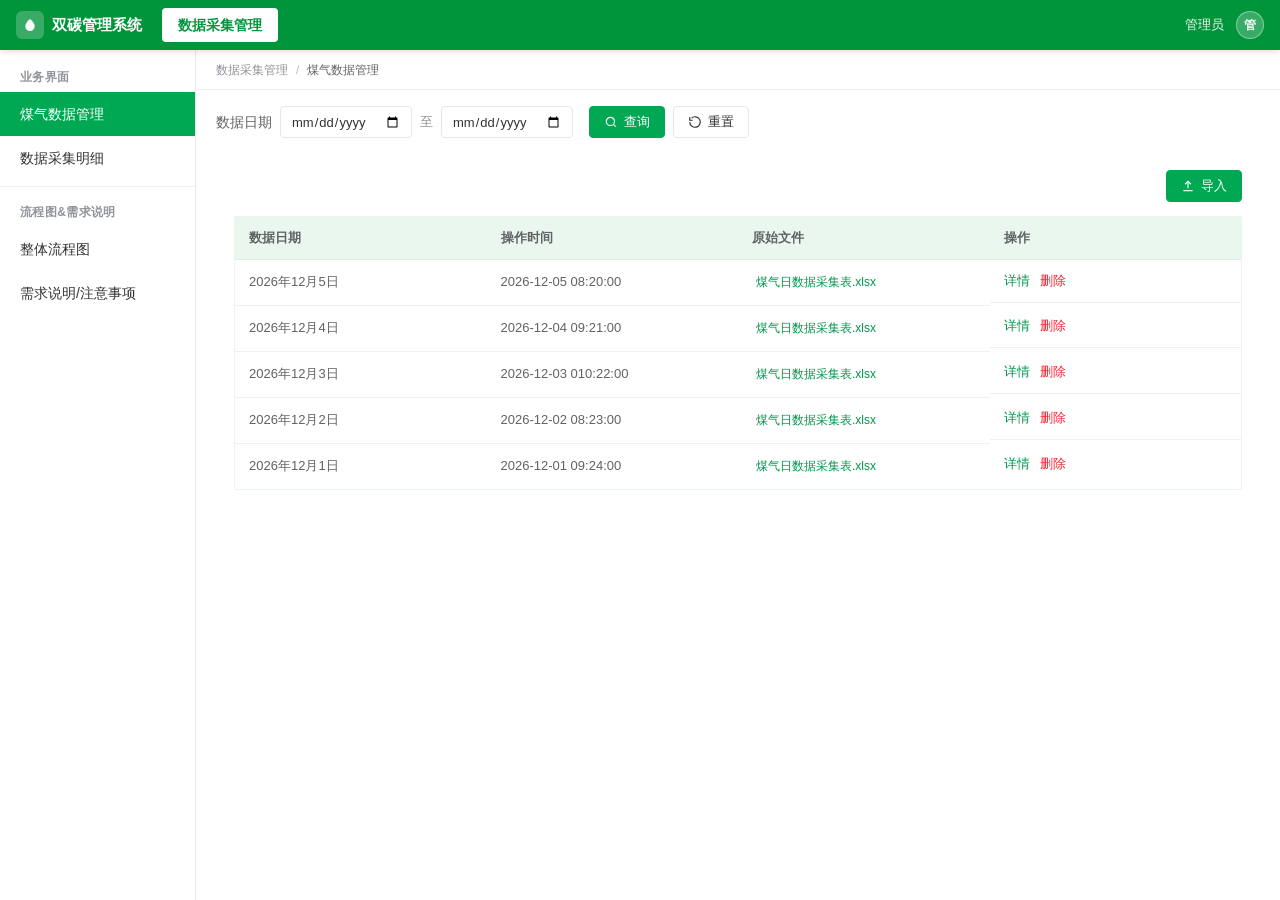
<file: index.html>
<!DOCTYPE html>
<html lang="zh-CN">
<head>
  <meta charset="UTF-8" />
  <meta name="viewport" content="width=device-width, initial-scale=1.0" />
  <title>双碳管理系统</title>
  <!--
    根路径入口：直接进入默认模块首页（js/app.js 里 MODULES[0].home = 数据采集管理 / 煤气数据管理）。
    保留本文件是为了让「访问站点根目录 /」和「直接打开 index.html」都能正确落地。

    ⚠️ 这里的跳转目标是**写死**的，不读 MODULES —— 改 MODULES[0].home 时必须同步改本文件的下两行，
    否则访问根路径会落到旧页面上（曾经就因为漏改，根入口指向了已封存的 manual-entry.html）。
    纯静态站点没有构建步骤，做不到自动读取，只能靠这条注释提醒。
  -->
  <script>location.replace('gas-data.html' + location.search + location.hash);</script>
  <noscript><meta http-equiv="refresh" content="0; url=gas-data.html" /></noscript>
</head>
<body>
  <p style="font:14px/1.6 system-ui,-apple-system,'PingFang SC','Microsoft YaHei',sans-serif;padding:24px;color:#5b6b7c">
    正在进入「煤气数据管理」…若未自动跳转，<a href="gas-data.html">点此进入</a>。
  </p>
</body>
</html>
</file>
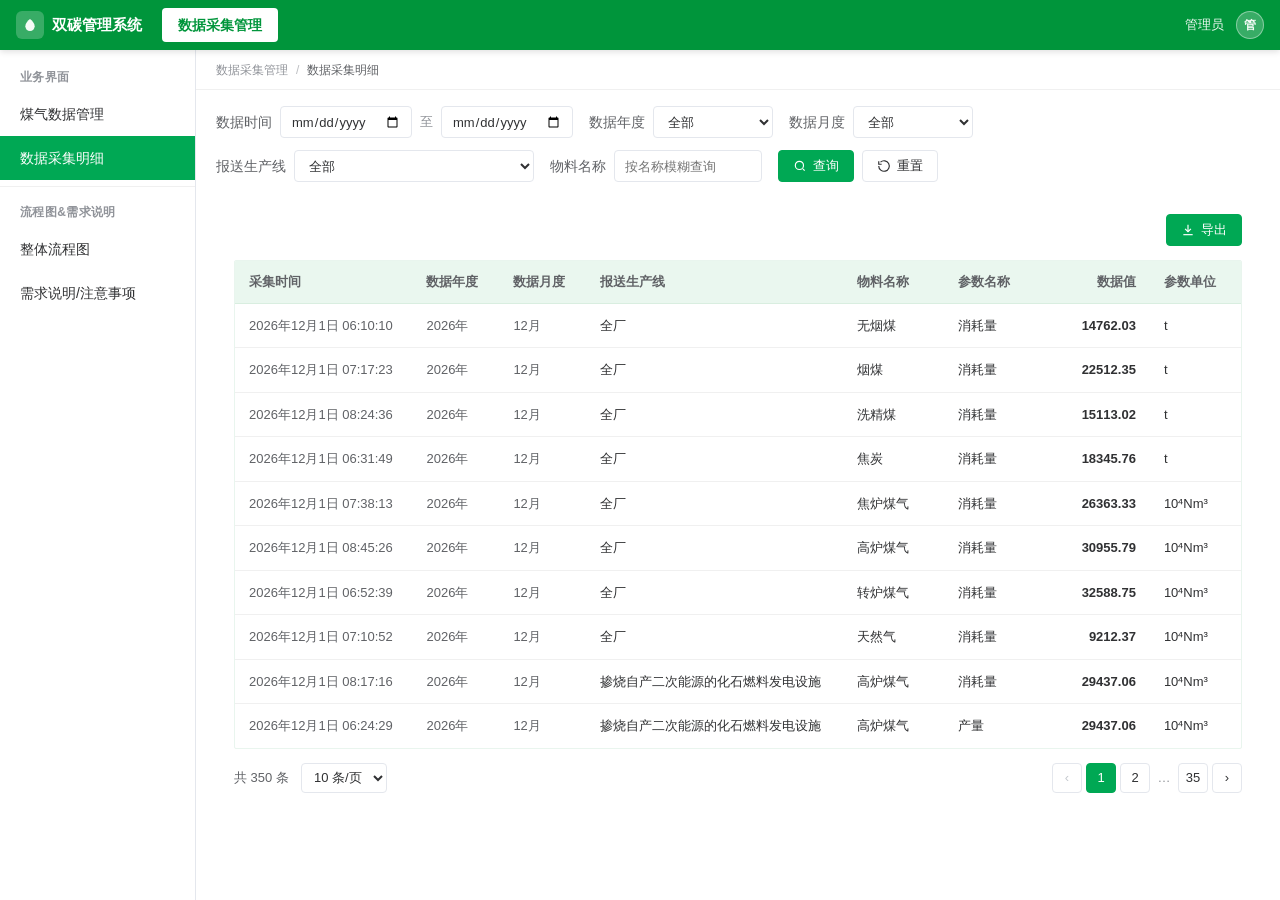
<file: collection-detail.html>
<!DOCTYPE html>
<html lang="zh-CN">
<head>
  <meta charset="UTF-8" />
  <meta name="viewport" content="width=device-width, initial-scale=1.0" />
  <title>数据采集明细 · 双碳管理系统</title>
  <link rel="stylesheet" href="css/app.css" />
</head>
<!--
  数据采集明细（数据采集管理 > 业务界面 > 数据采集明细）

  「采集流水」视角：一行 = 一条采集到的参数值。
    查询条件：数据时间（范围查询）+ 数据年度 + 数据月度 + 报送生产线 + 物料名称
    列表按钮：只有「导出」→ 导出当前列表（筛选后）的数据为 Excel
    列表列：采集时间(年月日时分秒) / 数据年度 / 数据月度 / 报送生产线 /
            物料名称 / 参数名称 / 数据值 / 参数单位
    ⚠️ 没有「生产线名称」列（按需求去掉）——数据库里仍存着这字段，只是不展示、不导出。

  数据落在自己的 localStorage 键里（见 js/collection-detail.js 的 DC_ROW_KEY）。
-->
<body>
  <div class="app-shell">
    <header class="app-header" id="app-header"></header>
    <div class="app-body">
      <aside class="app-sidebar">
        <nav class="sidebar-menu" id="sidebar-menu"></nav>
      </aside>
      <main class="app-main">
        <div class="breadcrumb" id="breadcrumb"></div>
        <div class="content-area">

          <!--
            查询条件：数据时间（范围）+ 数据年度 + 数据月度 + 报送生产线 + 物料名称。
            全部可清空，留空 = 不限；
            年度 / 月度 / 报送生产线是下拉（第一项「全部」），物料名称是文本框（模糊匹配）。
          -->
          <div class="filter-bar">
            <div class="filter-left">
              <div class="filter-item">
                <label for="dc-date-start">数据时间</label>
                <div class="range-pair">
                  <input type="date" id="dc-date-start" class="dc-date-input" />
                  <span class="tilde">至</span>
                  <input type="date" id="dc-date-end" class="dc-date-input" />
                </div>
              </div>
              <div class="filter-item">
                <label for="dc-year">数据年度</label>
                <select id="dc-year" class="year-select"></select>
              </div>
              <div class="filter-item">
                <label for="dc-month">数据月度</label>
                <select id="dc-month" class="year-select"></select>
              </div>
              <div class="filter-item">
                <label for="dc-linetype">报送生产线</label>
                <select id="dc-linetype" class="year-select dc-filter-select"></select>
              </div>
              <div class="filter-item">
                <label for="dc-material">物料名称</label>
                <input type="text" id="dc-material" class="dc-filter-input" placeholder="按名称模糊查询" autocomplete="off" />
              </div>
              <div class="filter-actions">
                <button type="button" class="btn btn-primary" id="dc-search">
                  <svg viewBox="0 0 24 24" fill="none" stroke="currentColor" stroke-width="2"><circle cx="11" cy="11" r="7"/><path d="M20 20l-3-3"/></svg>
                  查询
                </button>
                <button type="button" class="btn" id="dc-reset">
                  <svg viewBox="0 0 24 24" fill="none" stroke="currentColor" stroke-width="2"><path d="M3 12a9 9 0 1 0 3-6.7"/><path d="M3 4v5h5"/></svg>
                  重置
                </button>
              </div>
            </div>
          </div>

          <!-- 采集流水列表 -->
          <div class="section-card dc-card">
            <div class="dc-card-head">
              <div class="dc-head-actions">
                <button type="button" class="btn btn-primary" id="dc-export">
                  <svg viewBox="0 0 24 24" fill="none" stroke="currentColor" stroke-width="2" aria-hidden="true">
                    <path d="M12 3v12"/><path d="M7 10l5 5 5-5"/><path d="M4 20h16"/>
                  </svg>
                  导出
                </button>
              </div>
            </div>

            <div class="table-wrap dc-table-wrap">
              <table class="data-table dc-table">
                <thead>
                  <tr>
                    <th class="dc-col-time">采集时间</th>
                    <th class="dc-col-year">数据年度</th>
                    <th class="dc-col-month">数据月度</th>
                    <th class="dc-col-linetype">报送生产线</th>
                    <th class="dc-col-mat">物料名称</th>
                    <th class="dc-col-param">参数名称</th>
                    <th class="dc-col-value">数据值</th>
                    <th class="dc-col-unit">参数单位</th>
                  </tr>
                </thead>
                <tbody id="dc-tbody"></tbody>
              </table>
            </div>

            <!-- 翻页（由 dcRenderPager() 渲染） -->
            <div class="dc-pager" id="dc-pager"></div>
          </div>

        </div>
      </main>
    </div>
  </div>

  <script src="js/app.js"></script>
  <script src="js/report-config-store.js"></script>
  <script src="vendor/xlsx.full.min.js"></script>
  <script src="js/collection-detail.js"></script>
</body>
</html>
</file>
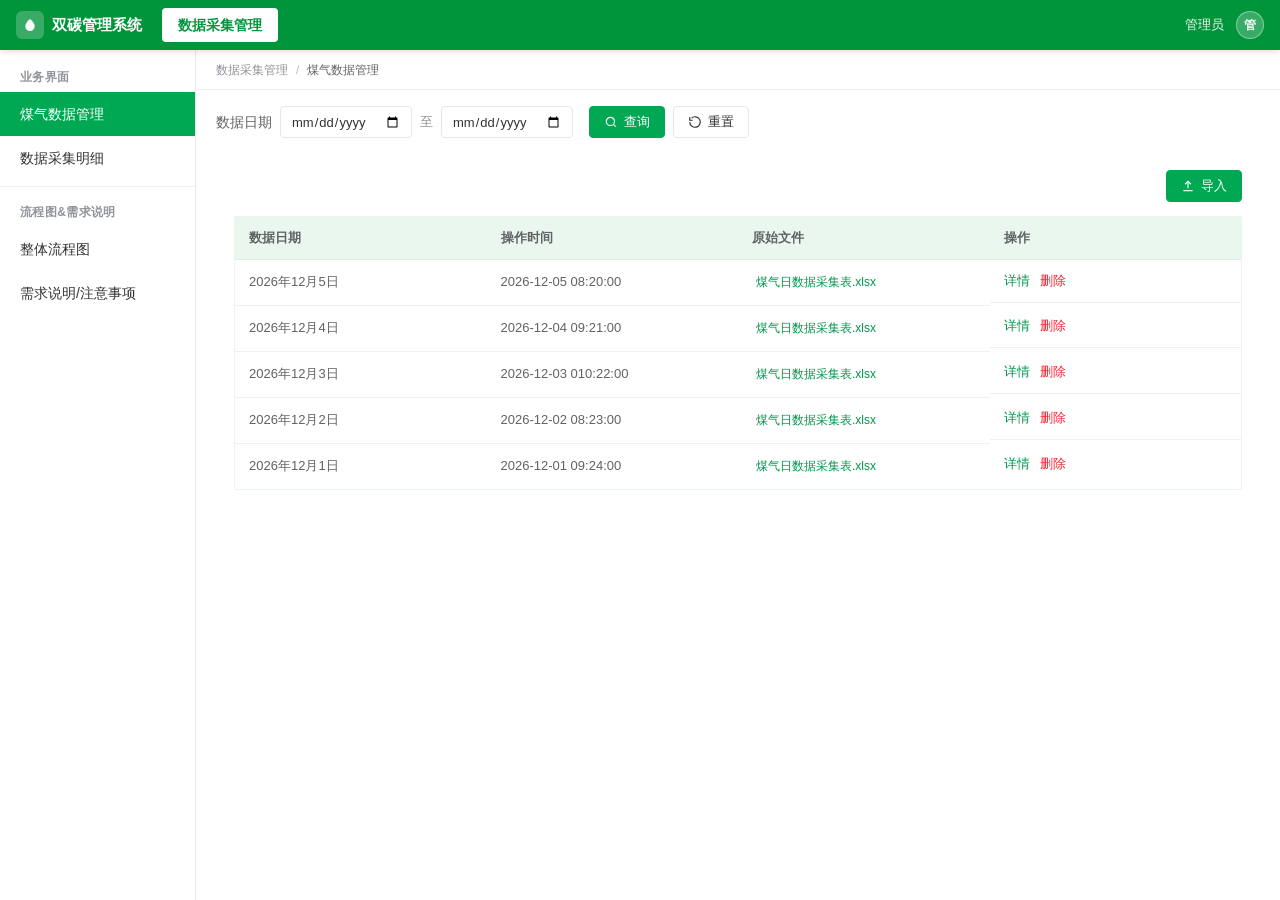
<file: gas-data.html>
<!DOCTYPE html>
<html lang="zh-CN">
<head>
  <meta charset="UTF-8" />
  <meta name="viewport" content="width=device-width, initial-scale=1.0" />
  <title>煤气数据管理 · 双碳管理系统</title>
  <link rel="stylesheet" href="css/app.css" />
</head>
<!--
  煤气数据管理（数据采集管理 > 业务界面 > 煤气数据管理）

  「一份日数据文件 = 一行」的档案视角：
    查询条件：数据日期（范围查询）
    列表按钮：只有「导入」→ 弹窗选 数据日期 + 上传文件 → 确认
    列表列：数据日期(年月日) / 操作时间 / 原始文件(点击查看) / 操作(详情 / 删除)
    详情弹窗：展示该文件解析出的数据表格

  数据落在自己的 localStorage 键里（见 js/gas-data.js 的 GAS_ROW_KEY），
  文件本体以 base64 存在行里（原型口径，单文件上限 4MB）。
-->
<body>
  <div class="app-shell">
    <header class="app-header" id="app-header"></header>
    <div class="app-body">
      <aside class="app-sidebar">
        <nav class="sidebar-menu" id="sidebar-menu"></nav>
      </aside>
      <main class="app-main">
        <div class="breadcrumb" id="breadcrumb"></div>
        <div class="content-area">

          <!-- 查询条件：数据日期（范围查询），两端都可清空，留空 = 不按该端过滤 -->
          <div class="filter-bar">
            <div class="filter-left">
              <div class="filter-item">
                <label for="gas-date-start">数据日期</label>
                <div class="range-pair">
                  <input type="date" id="gas-date-start" class="gas-date-input" />
                  <span class="tilde">至</span>
                  <input type="date" id="gas-date-end" class="gas-date-input" />
                </div>
              </div>
              <div class="filter-actions">
                <button type="button" class="btn btn-primary" id="gas-search">
                  <svg viewBox="0 0 24 24" fill="none" stroke="currentColor" stroke-width="2"><circle cx="11" cy="11" r="7"/><path d="M20 20l-3-3"/></svg>
                  查询
                </button>
                <button type="button" class="btn" id="gas-reset">
                  <svg viewBox="0 0 24 24" fill="none" stroke="currentColor" stroke-width="2"><path d="M3 12a9 9 0 1 0 3-6.7"/><path d="M3 4v5h5"/></svg>
                  重置
                </button>
              </div>
            </div>
          </div>

          <!-- 数据列表 -->
          <div class="section-card gas-card">
            <div class="gas-card-head">
              <div class="gas-head-actions">
                <button type="button" class="btn btn-primary" id="gas-import">
                  <svg viewBox="0 0 24 24" fill="none" stroke="currentColor" stroke-width="2" aria-hidden="true">
                    <path d="M12 16V4"/><path d="M7 9l5-5 5 5"/><path d="M4 20h16"/>
                  </svg>
                  导入
                </button>
              </div>
            </div>

            <div class="table-wrap gas-table-wrap">
              <table class="data-table gas-table">
                <thead>
                  <tr>
                    <th class="gas-col-date">数据日期</th>
                    <th class="gas-col-op">操作时间</th>
                    <th class="gas-col-file">原始文件</th>
                    <th class="gas-col-act">操作</th>
                  </tr>
                </thead>
                <tbody id="gas-tbody"></tbody>
              </table>
            </div>
          </div>

        </div>
      </main>
    </div>
  </div>

  <!-- 导入弹窗：选数据日期 + 上传文件 -->
  <div class="modal-overlay" id="gas-import-modal">
    <div class="modal gas-import-modal">
      <div class="modal-header">
        <h3>导入煤气数据</h3>
        <button type="button" class="modal-close" id="gas-import-close">×</button>
      </div>
      <div class="modal-body">
        <div class="dc-form">
          <div class="dc-field">
            <label for="gas-import-date">数据日期</label>
            <input type="date" id="gas-import-date" />
          </div>
          <div class="dc-field">
            <label>数据文件</label>
            <div class="gas-upload" id="gas-upload-box">点击选择要上传的数据文件</div>
          </div>
        </div>
      </div>
      <div class="modal-footer">
        <button type="button" class="btn" id="gas-import-cancel">取消</button>
        <button type="button" class="btn btn-primary" id="gas-import-ok">确认</button>
      </div>
    </div>
  </div>

  <!-- 详情弹窗：展示该文件解析出的数据 -->
  <div class="modal-overlay" id="gas-detail-modal">
    <div class="modal gas-detail-modal">
      <div class="modal-header">
        <h3>数据详情</h3>
        <button type="button" class="modal-close" id="gas-detail-close">×</button>
      </div>
      <div class="modal-body">
        <div id="gas-detail-body"></div>
      </div>
      <div class="modal-footer">
        <button type="button" class="btn btn-primary" id="gas-detail-ok">关闭</button>
      </div>
    </div>
  </div>

  <!-- 删除确认弹窗 -->
  <div class="modal-overlay" id="gas-confirm-modal">
    <div class="modal confirm-modal">
      <div class="modal-header">
        <h3>删除确认</h3>
        <button type="button" class="modal-close" id="gas-confirm-close">×</button>
      </div>
      <div class="modal-body confirm-body">
        <p class="gas-confirm-text" id="gas-confirm-text"></p>
      </div>
      <div class="modal-footer confirm-footer">
        <button type="button" class="btn" id="gas-confirm-cancel">取消</button>
        <button type="button" class="btn btn-delete" id="gas-confirm-ok">删除</button>
      </div>
    </div>
  </div>

  <input type="file" id="gas-file" accept=".xlsx,.xls,.csv,.pdf" hidden />

  <script src="js/app.js"></script>
  <script src="js/report-config-store.js"></script>
  <script src="vendor/xlsx.full.min.js"></script>
  <script src="js/gas-data.js"></script>
</body>
</html>
</file>
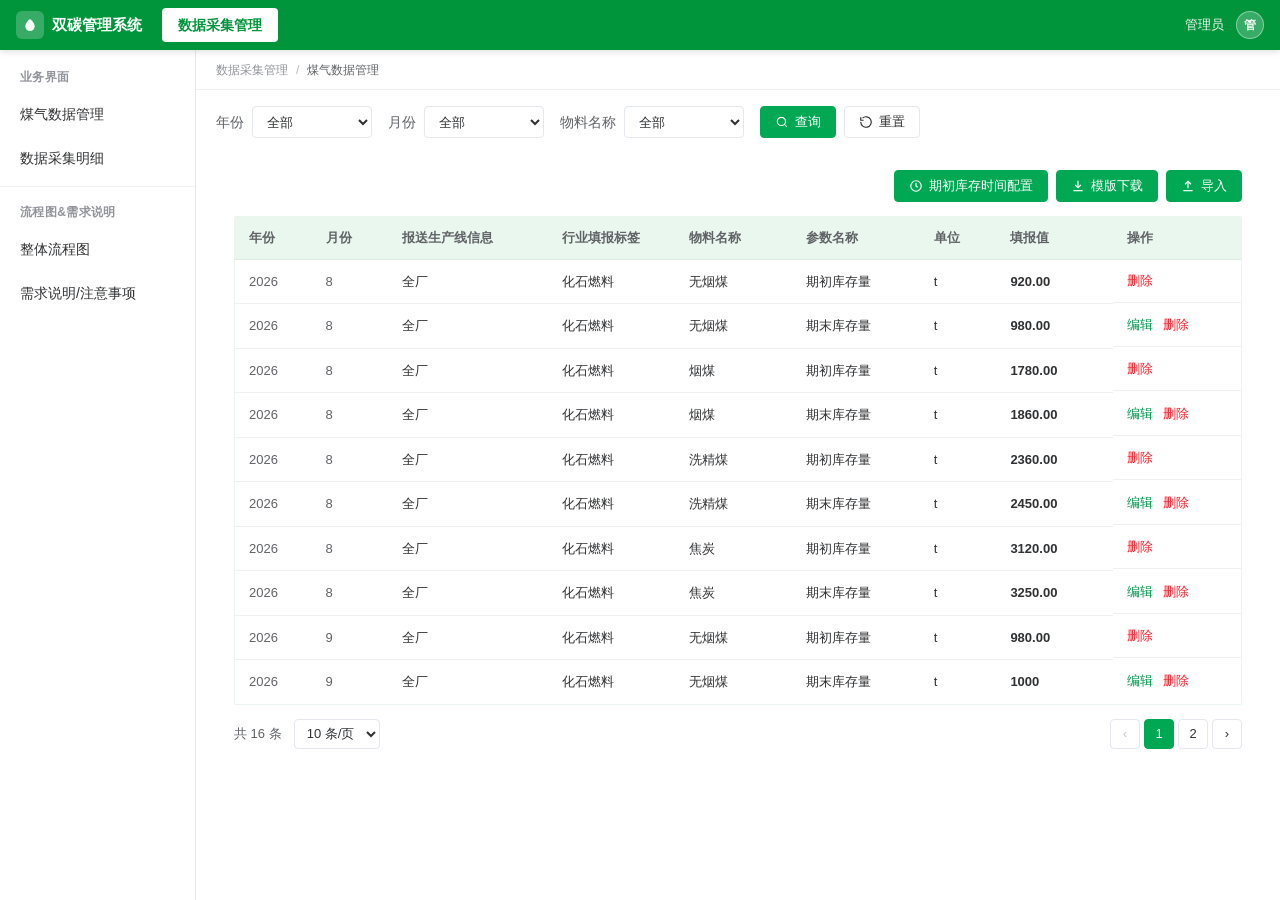
<file: manual-entry-v2.html>
<!DOCTYPE html>
<html lang="zh-CN">
<head>
  <meta charset="UTF-8" />
  <meta name="viewport" content="width=device-width, initial-scale=1.0" />
  <title>手工数据填报v2 · 碳排放管理</title>
  <link rel="stylesheet" href="css/app.css" />
</head>
<!--
  手工数据填报v2（碳排放管理 > 业务界面 > 手工数据填报v2）
  与 v1（manual-entry.html 的 12 个月卡看板 + 填报页）是**两条独立的线**，互不影响：
    v1 = 月度存证视角（哪个月没填 → 进去按「主体 × 页签」填一张表）
    v2 = 数据台账视角（一行一个参数项，带查询 / 编辑 / 删除 / 模版下载 / 导入）

  数据落在自己的 localStorage 键里（见 js/manual-entry-v2.js 的 MV2_ROW_KEY），
  读的仍然是同一份「填报项配置」，所以物料与参数口径和 v1 一致。
-->
<body>
  <div class="app-shell">
    <header class="app-header" id="app-header"></header>
    <div class="app-body">
      <aside class="app-sidebar">
        <nav class="sidebar-menu" id="sidebar-menu"></nav>
      </aside>
      <main class="app-main">
        <div class="breadcrumb" id="breadcrumb"></div>
        <div class="content-area">

          <!-- 查询条件：年份 / 月份 / 物料名称。三者都是可清空的，留空 = 不按该条件过滤 -->
          <div class="filter-bar">
            <div class="filter-left">
              <div class="filter-item">
                <label for="mv2-year">年份</label>
                <select id="mv2-year" class="year-select"></select>
              </div>
              <div class="filter-item">
                <label for="mv2-month">月份</label>
                <select id="mv2-month" class="year-select"></select>
              </div>
              <div class="filter-item">
                <label for="mv2-material">物料名称</label>
                <select id="mv2-material" class="year-select mv2-material-select"></select>
              </div>
              <div class="filter-actions">
                <button type="button" class="btn btn-primary" id="mv2-search">
                  <svg viewBox="0 0 24 24" fill="none" stroke="currentColor" stroke-width="2"><circle cx="11" cy="11" r="7"/><path d="M20 20l-3-3"/></svg>
                  查询
                </button>
                <button type="button" class="btn" id="mv2-reset">
                  <svg viewBox="0 0 24 24" fill="none" stroke="currentColor" stroke-width="2"><path d="M3 12a9 9 0 1 0 3-6.7"/><path d="M3 4v5h5"/></svg>
                  重置
                </button>
              </div>
            </div>
          </div>

          <!-- 数据列表 -->
          <div class="section-card mv2-card">
            <div class="mv2-card-head">
              <div class="mv2-head-actions">
                <button type="button" class="btn btn-primary" id="mv2-opening-time">
                  <svg viewBox="0 0 24 24" fill="none" stroke="currentColor" stroke-width="2" aria-hidden="true">
                    <circle cx="12" cy="12" r="9"/><path d="M12 7v5l3 2"/>
                  </svg>
                  期初库存时间配置
                </button>
                <button type="button" class="btn btn-primary" id="mv2-export">
                  <svg viewBox="0 0 24 24" fill="none" stroke="currentColor" stroke-width="2" aria-hidden="true">
                    <path d="M12 3v12"/><path d="M7 10l5 5 5-5"/><path d="M4 20h16"/>
                  </svg>
                  模版下载
                </button>
                <button type="button" class="btn btn-primary" id="mv2-import">
                  <svg viewBox="0 0 24 24" fill="none" stroke="currentColor" stroke-width="2" aria-hidden="true">
                    <path d="M12 16V4"/><path d="M7 9l5-5 5 5"/><path d="M4 20h16"/>
                  </svg>
                  导入
                </button>
              </div>
            </div>

            <div class="table-wrap mv2-table-wrap">
              <table class="data-table mv2-table">
                <thead>
                  <tr>
                    <th class="mv2-col-year">年份</th>
                    <th class="mv2-col-month">月份</th>
                    <th class="mv2-col-line">报送生产线信息</th>
                    <th class="mv2-col-tag">行业填报标签</th>
                    <th class="mv2-col-mat">物料名称</th>
                    <th class="mv2-col-param">参数名称</th>
                    <th class="mv2-col-unit">单位</th>
                    <th class="mv2-col-value">填报值</th>
                    <th class="mv2-col-act">操作</th>
                  </tr>
                </thead>
                <tbody id="mv2-tbody"></tbody>
              </table>
            </div>

            <!-- 翻页（由 mv2RenderPager() 渲染） -->
            <div class="mv2-pager" id="mv2-pager"></div>
          </div>

        </div>
      </main>
    </div>
  </div>

  <!-- 编辑弹窗 -->
  <div class="modal-overlay" id="mv2-edit-modal">
    <div class="modal mv2-modal">
      <div class="modal-header">
        <h3>编辑填报数据</h3>
        <button type="button" class="modal-close" id="mv2-edit-close">×</button>
      </div>
      <div class="modal-body">
        <div class="mv2-form" id="mv2-edit-form"></div>
      </div>
      <div class="modal-footer">
        <button type="button" class="btn" id="mv2-edit-cancel">取消</button>
        <button type="button" class="btn btn-primary" id="mv2-edit-ok">保存</button>
      </div>
    </div>
  </div>

  <!-- 期初库存时间配置弹窗 -->
  <div class="modal-overlay" id="mv2-time-modal">
    <div class="modal mv2-modal">
      <div class="modal-header">
        <h3>期初库存时间配置</h3>
        <button type="button" class="modal-close" id="mv2-time-close">×</button>
      </div>
      <div class="modal-body">
        <div class="mv2-form">
          <div class="mv2-field">
            <label for="mv2-time-input">期初库存时间</label>
            <input type="month" id="mv2-time-input" />
          </div>
        </div>
      </div>
      <div class="modal-footer">
        <button type="button" class="btn" id="mv2-time-cancel">取消</button>
        <button type="button" class="btn btn-primary" id="mv2-time-ok">确定</button>
      </div>
    </div>
  </div>

  <!-- 删除确认弹窗 -->
  <div class="modal-overlay" id="mv2-confirm-modal">
    <div class="modal mv2-modal mv2-confirm-modal">
      <div class="modal-header">
        <h3>删除确认</h3>
        <button type="button" class="modal-close" id="mv2-confirm-close">×</button>
      </div>
      <div class="modal-body">
        <p class="mv2-confirm-text" id="mv2-confirm-text"></p>
      </div>
      <div class="modal-footer">
        <button type="button" class="btn" id="mv2-confirm-cancel">取消</button>
        <button type="button" class="btn btn-delete" id="mv2-confirm-ok">删除</button>
      </div>
    </div>
  </div>

  <input type="file" id="mv2-file" accept=".xlsx,.xls,.csv" hidden />

  <script src="js/app.js"></script>
  <script src="js/report-config-store.js"></script>
  <script src="vendor/xlsx.full.min.js"></script>
  <script src="js/manual-entry-v2.js"></script>
</body>
</html>
</file>
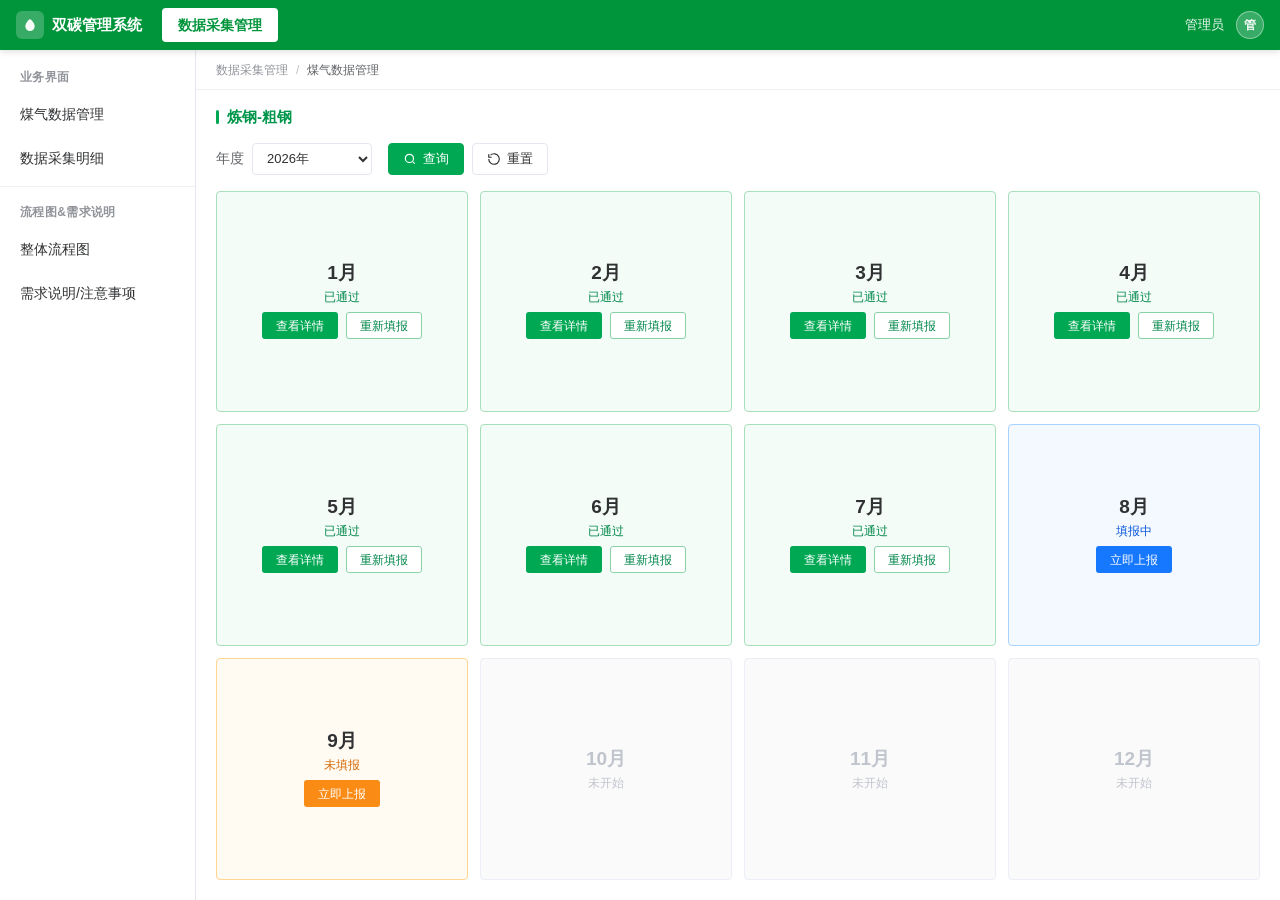
<file: manual-entry.html>
<!DOCTYPE html>
<html lang="zh-CN">
<head>
  <meta charset="UTF-8" />
  <meta name="viewport" content="width=device-width, initial-scale=1.0" />
  <title>手工数据填报 · 碳排放管理</title>
  <link rel="stylesheet" href="css/app.css" />
</head>
<body>
  <div class="app-shell">
    <header class="app-header" id="app-header"></header>
    <div class="app-body">
      <aside class="app-sidebar">
        <nav class="sidebar-menu" id="sidebar-menu"></nav>
      </aside>
      <main class="app-main">
        <div class="breadcrumb" id="breadcrumb"></div>
        <div class="content-area manual-entry-page">

          <h2 class="me-title">炼钢-粗钢</h2>

          <div class="filter-bar">
            <div class="filter-left">
              <div class="filter-item">
                <label for="me-year">年度</label>
                <select id="me-year" class="year-select"></select>
              </div>
              <div class="filter-actions">
                <button type="button" class="btn btn-primary" id="me-search">
                  <svg viewBox="0 0 24 24" fill="none" stroke="currentColor" stroke-width="2"><circle cx="11" cy="11" r="7"/><path d="M20 20l-3-3"/></svg>
                  查询
                </button>
                <button type="button" class="btn" id="me-reset">
                  <svg viewBox="0 0 24 24" fill="none" stroke="currentColor" stroke-width="2"><path d="M3 12a9 9 0 1 0 3-6.7"/><path d="M3 4v5h5"/></svg>
                  重置
                </button>
              </div>
            </div>
          </div>

          <div class="me-grid" id="me-grid"></div>

        </div>
      </main>
    </div>
  </div>

  <script src="js/app.js"></script>
  <script src="js/report-config-store.js"></script>
  <script src="js/report-data-store.js"></script>
  <script src="js/manual-entry.js"></script>
</body>
</html>
</file>
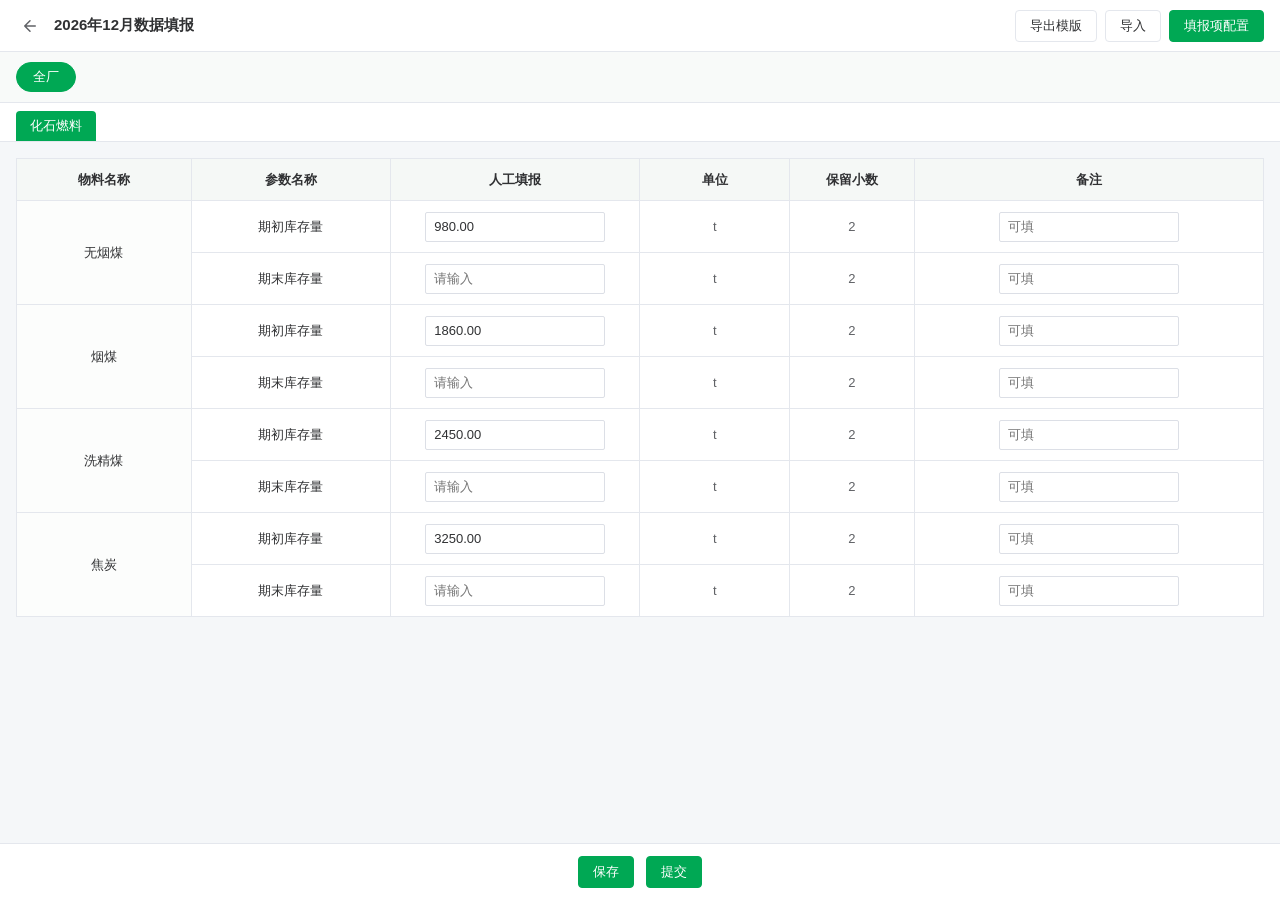
<file: month-report.html>
<!DOCTYPE html>
<html lang="zh-CN">
<head>
  <meta charset="UTF-8" />
  <meta name="viewport" content="width=device-width, initial-scale=1.0" />
  <title>数据填报 · 碳排放管理</title>
  <link rel="stylesheet" href="css/app.css" />
</head>
<!--
  数据填报页（从首页月卡「立即上报」/「重新填报」进入）
  这是一个全屏页面：不带平台顶栏与左侧菜单，自成一套。
  布局：顶栏（返回 + 标题 + 导出模版/导入/填报项配置）/ 主体页签（全厂 | 焦化工序）/ 参数页签 / 表格 / 底部保存提交
  入参走 URL：month-report.html?year=2026&month=9[&mode=re]
-->
<body class="report-page">
  <header class="report-topbar">
    <a class="report-back" id="rp-back" href="manual-entry.html" title="返回">
      <svg viewBox="0 0 24 24" fill="none" stroke="currentColor" stroke-width="2" stroke-linecap="round" stroke-linejoin="round"><path d="M19 12H5M12 19l-7-7 7-7"/></svg>
    </a>
    <h1 class="report-title" id="rp-title">数据填报</h1>
    <div class="report-topbar-right">
      <button type="button" class="btn" id="rp-export">导出模版</button>
      <button type="button" class="btn" id="rp-import">导入</button>
      <button type="button" class="btn btn-primary" id="rp-config">填报项配置</button>
      <input type="file" id="rp-file" accept=".xlsx,.xls,.csv" hidden />
    </div>
  </header>

  <!-- 报告主体页签：全厂 / 焦化工序，各自下面都是同一套参数页签 -->
  <nav class="report-entities" id="rp-entities"></nav>

  <nav class="report-tabs" id="rp-tabs"></nav>

  <div class="report-body" id="rp-body">
    <table class="report-table" id="rp-table"></table>
  </div>

  <footer class="report-footbar">
    <button type="button" class="btn btn-primary" id="rp-save">保存</button>
    <button type="button" class="btn btn-primary" id="rp-submit">提交</button>
  </footer>

  <script src="js/app.js"></script>
  <script src="vendor/xlsx.full.min.js"></script>
  <script src="js/report-config-store.js"></script>
  <script src="js/report-data-store.js"></script>
  <script src="js/month-report.js"></script>
</body>
</html>
</file>
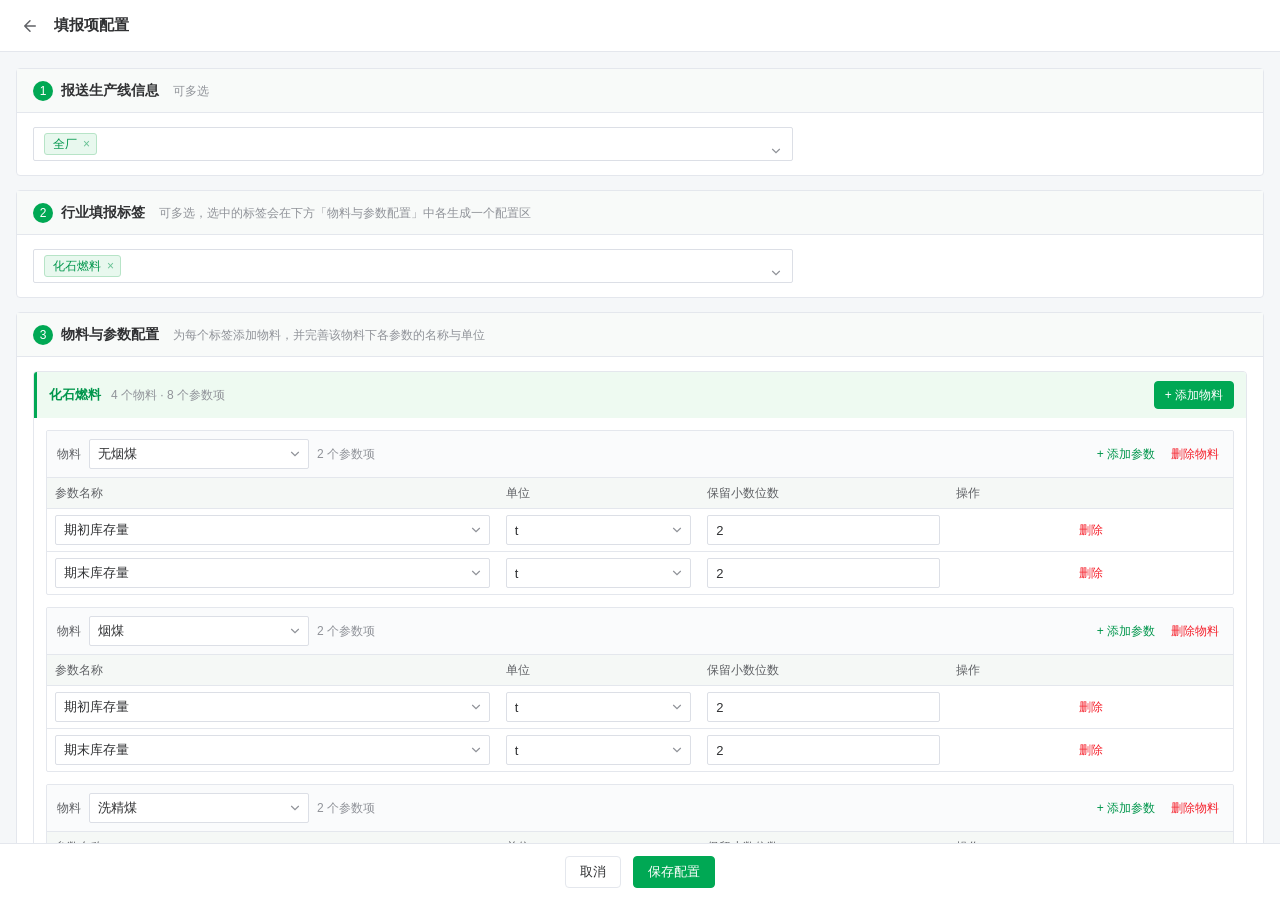
<file: report-config.html>
<!DOCTYPE html>
<html lang="zh-CN">
<head>
  <meta charset="UTF-8" />
  <meta name="viewport" content="width=device-width, initial-scale=1.0" />
  <title>填报项配置 · 碳排放管理</title>
  <link rel="stylesheet" href="css/app.css" />
</head>
<!--
  填报项配置页（从数据填报页右上角「填报项配置」进入）
  全屏页面，与 month-report.html 一样不套平台顶栏与左侧菜单，共用 .report-topbar 这套子页外壳。

  三步配置：
    1 报送生产线信息（多选）
    2 行业填报标签（多选）—— 选中的标签会在第 3 步各生成一个配置区
    3 物料与参数配置 —— 每个标签下可加物料，每个物料下可加参数（名称/单位/保留小数）
-->
<body class="config-page">
  <header class="report-topbar">
    <a class="report-back" id="rc-back" href="month-report.html" title="返回">
      <svg viewBox="0 0 24 24" fill="none" stroke="currentColor" stroke-width="2" stroke-linecap="round" stroke-linejoin="round"><path d="M19 12H5M12 19l-7-7 7-7"/></svg>
    </a>
    <h1 class="report-title">填报项配置</h1>
  </header>

  <div class="config-body">

    <section class="rc-card">
      <div class="rc-card-head">
        <span class="rc-step">1</span>
        <h2>报送生产线信息</h2>
        <span class="rc-hint">可多选</span>
      </div>
      <div class="rc-card-body">
        <div class="ms" id="rc-lines"></div>
      </div>
    </section>

    <section class="rc-card">
      <div class="rc-card-head">
        <span class="rc-step">2</span>
        <h2>行业填报标签</h2>
        <span class="rc-hint">可多选，选中的标签会在下方「物料与参数配置」中各生成一个配置区</span>
      </div>
      <div class="rc-card-body">
        <div class="ms" id="rc-tags"></div>
      </div>
    </section>

    <section class="rc-card">
      <div class="rc-card-head">
        <span class="rc-step">3</span>
        <h2>物料与参数配置</h2>
        <span class="rc-hint">为每个标签添加物料，并完善该物料下各参数的名称与单位</span>
      </div>
      <div class="rc-card-body">
        <div class="rc-blocks" id="rc-blocks"></div>
      </div>
    </section>

  </div>

  <footer class="report-footbar">
    <button type="button" class="btn" id="rc-cancel">取消</button>
    <button type="button" class="btn btn-primary" id="rc-save">保存配置</button>
  </footer>

  <script src="js/app.js"></script>
  <script src="js/report-config-store.js"></script>
  <script src="js/report-config.js"></script>
</body>
</html>
</file>
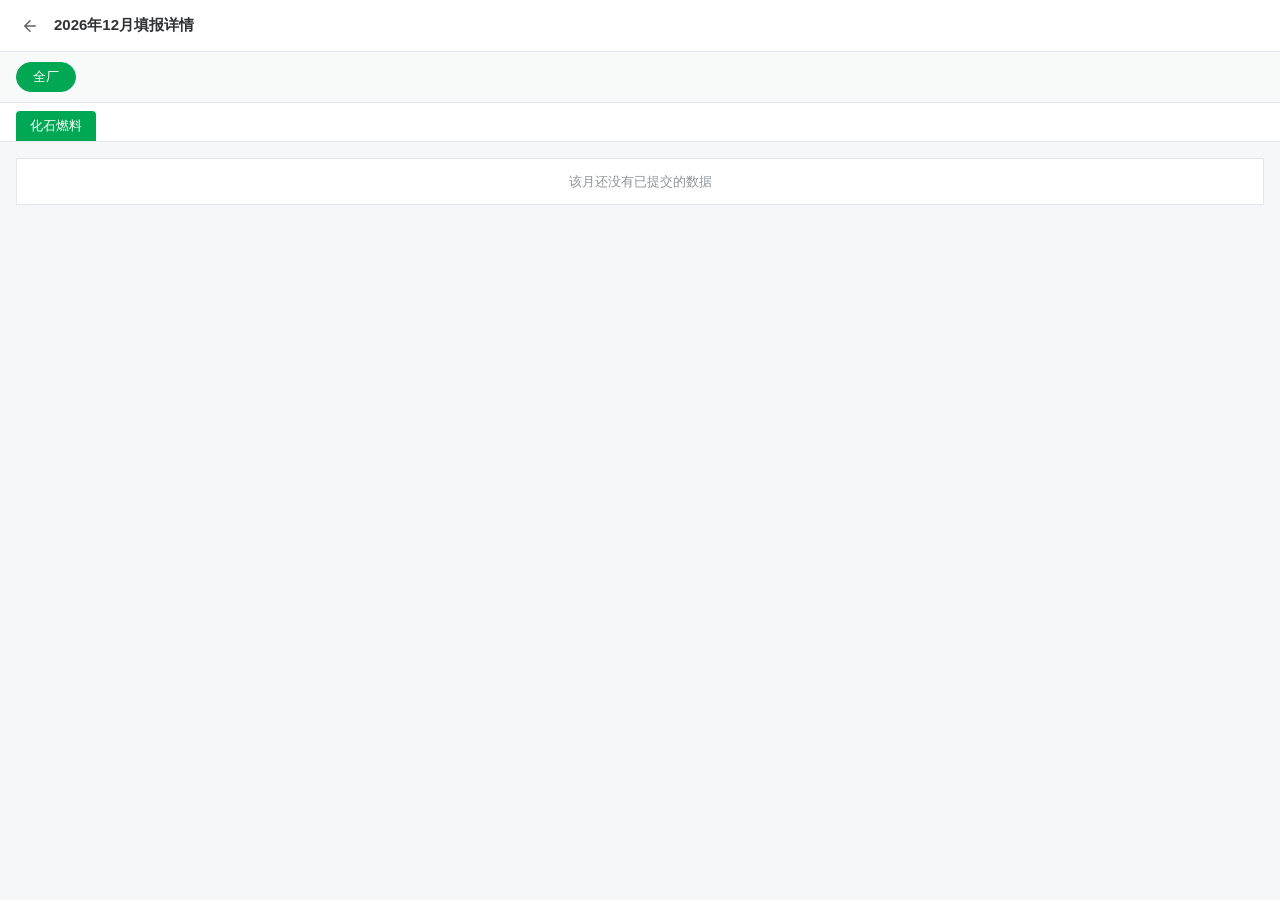
<file: report-detail.html>
<!DOCTYPE html>
<html lang="zh-CN">
<head>
  <meta charset="UTF-8" />
  <meta name="viewport" content="width=device-width, initial-scale=1.0" />
  <title>填报详情 · 碳排放管理</title>
  <link rel="stylesheet" href="css/app.css" />
</head>
<!--
  填报详情页（从首页月卡「查看详情」进入）
  与 month-report.html 共用全屏子页外壳，但整页只读：没有输入框，不能在详情里改数。
  出口只有一个 —— 顶栏左上角「←」。要改数据回首页月卡点「重新填报」。
  入参走 URL：report-detail.html?year=2026&month=7
-->
<body class="report-page detail-page">
  <header class="report-topbar">
    <a class="report-back" id="rd-back" href="manual-entry.html" title="返回">
      <svg viewBox="0 0 24 24" fill="none" stroke="currentColor" stroke-width="2" stroke-linecap="round" stroke-linejoin="round"><path d="M19 12H5M12 19l-7-7 7-7"/></svg>
    </a>
    <h1 class="report-title" id="rd-title">填报详情</h1>
  </header>

  <nav class="report-entities" id="rd-entities"></nav>
  <nav class="report-tabs" id="rd-tabs"></nav>

  <div class="report-body" id="rd-body">
    <table class="report-table rd-table" id="rd-table"></table>
  </div>

  <script src="js/app.js"></script>
  <script src="js/report-config-store.js"></script>
  <script src="js/report-data-store.js"></script>
  <script src="js/report-detail.js"></script>
</body>
</html>
</file>
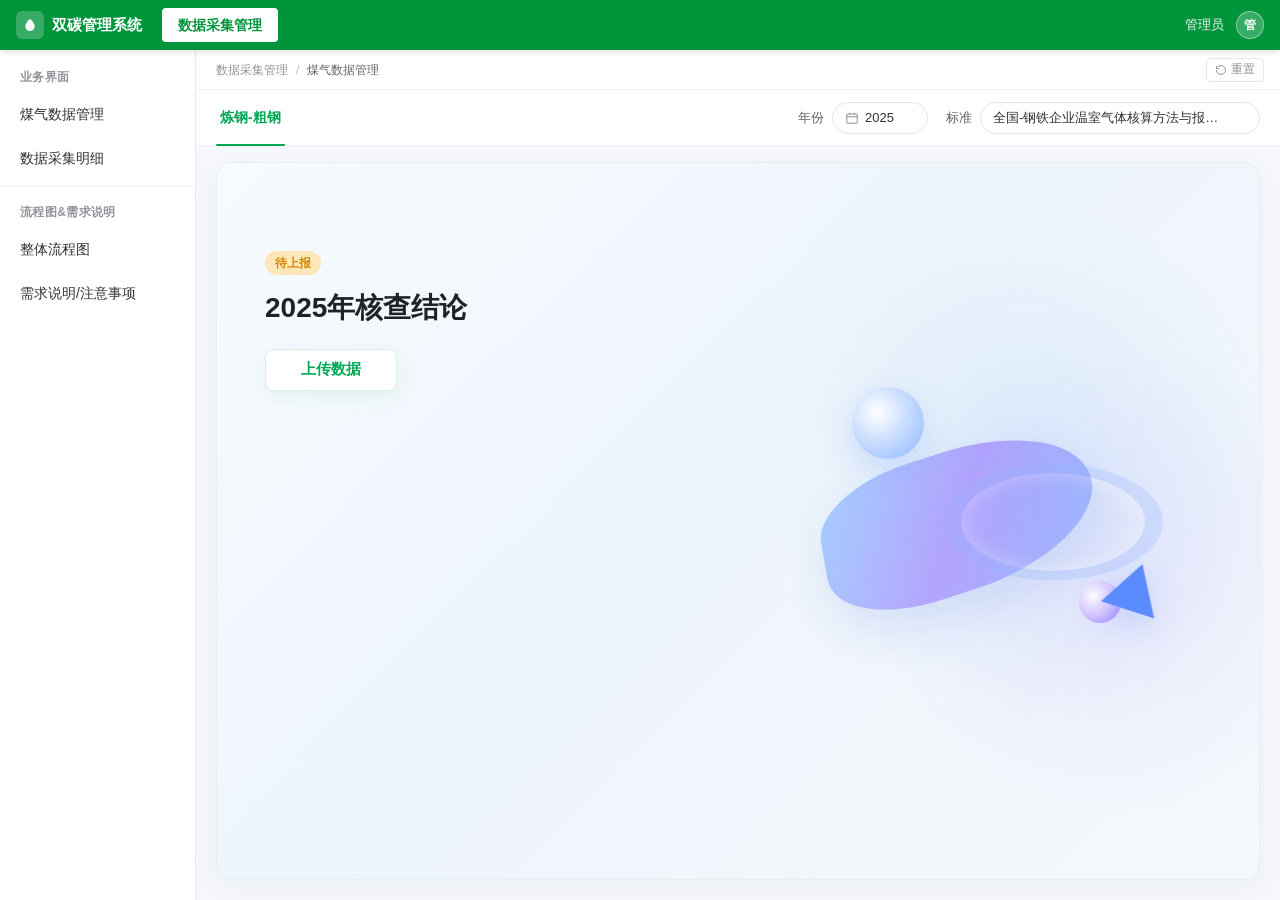
<file: verify-data.html>
<!DOCTYPE html>
<html lang="zh-CN">
<head>
  <meta charset="UTF-8" />
  <meta name="viewport" content="width=device-width, initial-scale=1.0" />
  <title>核查数据管理</title>
  <link rel="stylesheet" href="css/app.css" />
</head>
<body>
  <div class="app-shell">
    <header class="app-header" id="app-header"></header>
    <div class="app-body">
      <aside class="app-sidebar">
        <nav class="sidebar-menu" id="sidebar-menu"></nav>
      </aside>
      <main class="app-main">
        <div class="verify-page-head">
          <div class="breadcrumb" id="breadcrumb"></div>
          <button type="button" class="verify-demo-reset" id="btn-demo-reset" title="将核查原型数据恢复为初始状态，便于重新演示">
            <svg viewBox="0 0 24 24" fill="none" stroke="currentColor" stroke-width="2" aria-hidden="true">
              <path d="M3 12a9 9 0 1 0 3-6.7"/>
              <path d="M3 4v5h5"/>
            </svg>
            重置
          </button>
        </div>
        <div class="content-area verify-page">
          <!-- 初始页 -->
          <div id="view-landing" class="verify-view">
            <div class="verify-toolbar">
              <div class="verify-product-tabs">
                <button type="button" class="verify-product-tab active" data-product="炼钢-粗钢">炼钢-粗钢</button>
              </div>
              <div class="verify-toolbar-right">
                <div class="verify-field">
                  <span class="verify-field-label">年份</span>
                  <div class="verify-year-box">
                    <svg viewBox="0 0 24 24" fill="none" stroke="currentColor" stroke-width="1.8">
                      <rect x="3" y="5" width="18" height="16" rx="2"/>
                      <path d="M3 10h18M8 3v4M16 3v4"/>
                    </svg>
                    <select id="verify-year">
                      <option value="2024">2024</option>
                      <option value="2025" selected>2025</option>
                      <option value="2026">2026</option>
                      <option value="2027">2027</option>
                    </select>
                  </div>
                </div>
                <div class="verify-field">
                  <span class="verify-field-label">标准</span>
                  <select id="verify-standard" class="verify-standard-select">
                    <option value="national-steel" selected>全国-钢铁企业温室气体核算方法与报告指南</option>
                  </select>
                </div>
              </div>
            </div>

            <div class="verify-hero">
              <div class="verify-hero-main">
                <span class="verify-status-badge" id="verify-status-badge">待上报</span>
                <h2 class="verify-hero-title" id="verify-conclusion-title">2025年核查结论</h2>
                <div class="verify-hero-actions" id="verify-hero-actions">
                  <button type="button" class="btn verify-upload-btn" id="btn-upload-data">上传数据</button>
                </div>
              </div>
              <div class="verify-hero-art" aria-hidden="true">
                <div class="verify-art-orb verify-art-orb-a"></div>
                <div class="verify-art-orb verify-art-orb-b"></div>
                <div class="verify-art-ribbon"></div>
                <div class="verify-art-ring"></div>
                <div class="verify-art-triangle"></div>
              </div>
            </div>
          </div>

          <!-- 数据页签界面 -->
          <div id="view-detail" class="verify-view" hidden>
            <div class="verify-detail-head">
              <button type="button" class="verify-back-btn" id="btn-detail-back-icon"
                title="返回主界面" aria-label="返回主界面">
                <svg viewBox="0 0 24 24" fill="none" stroke="currentColor" stroke-width="2"
                  stroke-linecap="round" stroke-linejoin="round" aria-hidden="true">
                  <path d="M19 12H5"/>
                  <path d="M12 19l-7-7 7-7"/>
                </svg>
              </button>
              <div class="verify-sheet-tabs" id="verify-sheet-tabs"></div>
              <button type="button" class="btn btn-primary verify-threshold-btn" id="btn-threshold">
                差异阈值设置
              </button>
            </div>
            <div class="verify-detail-body" id="verify-detail-body"></div>
            <div class="verify-detail-footer" id="verify-detail-footer">
              <button type="button" class="btn btn-lg" id="btn-save">保存</button>
              <button type="button" class="btn btn-primary btn-lg" id="btn-submit">提交</button>
            </div>
          </div>

          <!-- 督导详情 -->
          <div id="view-supervise" class="verify-view" hidden>
            <div class="verify-flow-card">
              <div class="verify-flow-title">督导详情</div>
              <p class="verify-flow-desc">
                差异超过阈值的项目需开展督导：开始督导后维护差异分析说明、整改措施与整改结果，完成后点击督导闭环回写闭环时间。
              </p>
              <div class="verify-flow-meta" id="supervise-meta"></div>
              <div class="verify-table-wrap verify-flow-table-wrap">
                <table class="verify-data-table verify-supervise-table">
                  <thead>
                    <tr>
                      <th>所属表</th>
                      <th>指标项</th>
                      <th>全年核算</th>
                      <th>核查数据</th>
                      <th>差异率</th>
                      <th>差异分析说明</th>
                      <th>整改措施</th>
                      <th>整改结果</th>
                      <th>开始时间</th>
                      <th>闭环时间</th>
                      <th>操作</th>
                    </tr>
                  </thead>
                  <tbody id="supervise-tbody"></tbody>
                </table>
              </div>
              <div class="verify-detail-footer">
                <button type="button" class="btn btn-lg" id="btn-supervise-home">返回首页</button>
              </div>
            </div>
          </div>
        </div>
      </main>
    </div>
  </div>

  <!-- 差异阈值设置弹窗 -->
  <div class="modal-overlay" id="threshold-modal">
    <div class="modal verify-threshold-modal">
      <div class="modal-header">
        <span>差异阈值设置</span>
        <button type="button" class="modal-close" id="btn-threshold-close">×</button>
      </div>
      <div class="modal-body">
        <p class="verify-threshold-tip">当 |核查数据 − 全年核算| ÷ |全年核算| 超过该阈值时，差异情况列显示感叹号提醒，并纳入督导详情列表。</p>
        <div class="verify-threshold-field">
          <label for="threshold-input">差异阈值</label>
          <div class="verify-threshold-input-wrap">
            <input id="threshold-input" type="number" min="0" max="100" step="0.1" value="10" />
            <span>%</span>
          </div>
        </div>
      </div>
      <div class="modal-footer">
        <button type="button" class="btn" id="btn-threshold-cancel">取消</button>
        <button type="button" class="btn btn-primary" id="btn-threshold-ok">确定</button>
      </div>
    </div>
  </div>

  <script src="js/app.js"></script>
  <script src="js/verify-data.js"></script>
  <script src="js/verify.js"></script>
</body>
</html>
</file>
<file: css/app.css>
:root {
  --bg: #eef1f5;
  --surface: #ffffff;
  --border: #e4e7ed;
  --text: #303133;
  --text-secondary: #606266;
  --text-muted: #909399;
  --primary: #00a854;
  --primary-dark: #00964c;
  --primary-light: #e8f8ee;
  --header: #00953b;
  --warning: #fa8c16;
  --info: #1890ff;
  --danger: #f5222d;
  --shadow: 0 1px 4px rgba(0, 0, 0, 0.06);
  --header-h: 50px;
  --sidebar-w: 196px;
  --radius: 4px;
}

* { box-sizing: border-box; margin: 0; padding: 0; }

html, body {
  height: 100%;
  font-family: -apple-system, BlinkMacSystemFont, "Segoe UI", "PingFang SC", "Hiragino Sans GB", "Microsoft YaHei", sans-serif;
  background: var(--bg);
  color: var(--text);
  font-size: 14px;
  line-height: 1.5;
}

button, input, select, textarea { font-family: inherit; }

.app-shell {
  display: flex;
  flex-direction: column;
  height: 100vh;
  overflow: hidden;
}

/* ===== 顶部导航 ===== */
.app-header {
  height: var(--header-h);
  background: var(--header);
  color: #fff;
  display: flex;
  align-items: center;
  padding: 0 16px;
  flex-shrink: 0;
  box-shadow: 0 2px 6px rgba(0, 0, 0, 0.12);
  z-index: 200;
}

.app-logo {
  display: flex;
  align-items: center;
  gap: 8px;
  font-size: 15px;
  font-weight: 600;
  margin-right: 20px;
  white-space: nowrap;
  flex-shrink: 0;
}

.app-logo .logo-mark {
  width: 28px;
  height: 28px;
  border-radius: 6px;
  background: rgba(255, 255, 255, 0.22);
  display: flex;
  align-items: center;
  justify-content: center;
}

.app-logo .logo-mark svg { display: block; }

.app-topnav {
  display: flex;
  align-items: center;
  flex: 1;
  min-width: 0;
}

.app-topnav a {
  display: inline-flex;
  align-items: center;
  height: 34px;
  padding: 0 16px;
  border-radius: 4px;
  color: rgba(255, 255, 255, 0.92);
  text-decoration: none;
  font-size: 14px;
  transition: background 0.15s, color 0.15s;
}

.app-topnav a:hover { background: rgba(255, 255, 255, 0.12); }

.app-topnav a.active {
  background: #fff;
  color: var(--header);
  font-weight: 600;
}

.app-header-right {
  margin-left: auto;
  display: flex;
  align-items: center;
  gap: 12px;
  font-size: 13px;
  color: rgba(255, 255, 255, 0.95);
  flex-shrink: 0;
}

.app-avatar {
  width: 28px;
  height: 28px;
  border-radius: 50%;
  background: rgba(255, 255, 255, 0.22);
  border: 1px solid rgba(255, 255, 255, 0.4);
  display: flex;
  align-items: center;
  justify-content: center;
  font-size: 12px;
  font-weight: 600;
}

/* ===== 主体 ===== */
.app-body {
  display: flex;
  flex: 1;
  min-height: 0;
}

.app-sidebar {
  width: var(--sidebar-w);
  background: #fff;
  border-right: 1px solid var(--border);
  display: flex;
  flex-direction: column;
  flex-shrink: 0;
}

.sidebar-menu { padding: 8px 0; overflow-y: auto; flex: 1; }

/*
 * 侧栏分组：一个模块下挂多组（如「业务界面」+「流程图&需求说明」）。
 * 分组之间用一条细分割线隔开，组标题用弱化小字，视觉上不抢菜单项的注意力。
 */
.sidebar-group + .sidebar-group {
  margin-top: 6px;
  padding-top: 6px;
  border-top: 1px solid #f0f0f0;
}

.sidebar-group-title {
  padding: 10px 20px 6px;
  font-size: 12px;
  font-weight: 600;
  letter-spacing: 0.4px;
  color: var(--text-muted);
  user-select: none;
}

.sidebar-item {
  display: flex;
  align-items: center;
  height: 44px;
  padding: 0 20px;
  color: var(--text);
  text-decoration: none;
  font-size: 14px;
  cursor: pointer;
  transition: background 0.15s, color 0.15s;
}

.sidebar-item:hover { background: var(--primary-light); color: var(--primary-dark); }

.sidebar-item.active {
  background: var(--primary);
  color: #fff;
  font-weight: 500;
}

/* 封存项：渲染成 <span>（不可点），灰字 + 禁止光标，悬停也不变色 */
.sidebar-item.is-disabled,
.sidebar-item.is-disabled:hover {
  color: var(--text-muted);
  background: transparent;
  cursor: not-allowed;
}

/* 封存项恰好是当前页时（直接开 URL 进来）仍给个浅底，让人知道自己在哪 */
.sidebar-item.is-disabled.active,
.sidebar-item.is-disabled.active:hover {
  background: #f5f7fa;
  color: var(--text-secondary);
  font-weight: 500;
}

.app-main {
  flex: 1;
  min-width: 0;
  display: flex;
  flex-direction: column;
  background: #fff;
}

.breadcrumb {
  height: 40px;
  padding: 0 20px;
  display: flex;
  align-items: center;
  gap: 8px;
  font-size: 12px;
  color: var(--text-muted);
  border-bottom: 1px solid #f0f0f0;
  flex-shrink: 0;
}

.breadcrumb a { color: var(--text-muted); text-decoration: none; }
.breadcrumb a:hover { color: var(--primary); }
.breadcrumb .sep { opacity: 0.6; }
.breadcrumb .current { color: var(--text-secondary); }

.content-area {
  flex: 1;
  overflow: auto;
  padding: 16px 20px 20px;
}

/* ===== 筛选栏 ===== */
.filter-bar {
  display: flex;
  flex-wrap: wrap;
  align-items: center;
  gap: 12px 16px;
  margin-bottom: 16px;
}

.filter-left {
  display: flex;
  align-items: center;
  flex-wrap: wrap;
  gap: 12px 16px;
  flex: 1 1 720px;
}

.filter-item {
  display: flex;
  align-items: center;
  gap: 8px;
}

.filter-item > label {
  color: var(--text-secondary);
  font-size: 14px;
  white-space: nowrap;
}

.filter-item input[type="text"],
.filter-item select,
.year-select {
  height: 32px;
  padding: 0 10px;
  border: 1px solid var(--border);
  border-radius: var(--radius);
  background: #fff;
  color: var(--text);
  font-size: 13px;
  outline: none;
  transition: border-color 0.15s;
}

.filter-item input[type="text"]:focus,
.filter-item select:focus,
.year-select:focus {
  border-color: var(--primary);
}

.filter-item input[type="text"]:disabled,
.filter-item input[readonly] {
  background: #f5f7fa;
  color: var(--text-muted);
  cursor: default;
  border-color: #ebeef5;
}
.filter-item input[type="text"] { width: 148px; }
.filter-item select { min-width: 120px; background: #fff; }

.range-pair {
  display: flex;
  align-items: center;
  gap: 8px;
}

.range-pair .tilde {
  color: var(--text-muted);
  font-size: 13px;
}

.year-select { min-width: 96px; }

.filter-actions {
  display: flex;
  align-items: center;
  gap: 8px;
}

.filter-bar .btn-add {
  flex-shrink: 0;
  margin-left: auto;
}

/* ===== 按钮 ===== */
.btn {
  height: 32px;
  padding: 0 14px;
  border-radius: var(--radius);
  font-size: 13px;
  font-weight: 500;
  border: 1px solid var(--border);
  background: #fff;
  color: var(--text);
  cursor: pointer;
  display: inline-flex;
  align-items: center;
  justify-content: center;
  gap: 6px;
  white-space: nowrap;
  transition: all 0.15s;
}

.btn svg { width: 14px; height: 14px; flex-shrink: 0; }

.btn:hover { border-color: var(--primary); color: var(--primary); }

.btn-primary {
  background: var(--primary);
  border-color: var(--primary);
  color: #fff;
}

.btn-primary:hover {
  background: var(--primary-dark);
  border-color: var(--primary-dark);
  color: #fff;
}

.btn-lg { height: 36px; padding: 0 16px; }

/* ===== 表格 ===== */
.table-wrap {
  border: 1px solid #e9f5ee;
  border-radius: 2px;
  overflow: auto;
  /* 让横向滚动条常显，用户能立刻发现「右边还有列」 */
  scrollbar-width: thin;
  scrollbar-color: #b9c3cc transparent;
}
.table-wrap::-webkit-scrollbar { width: 10px; height: 10px; }
.table-wrap::-webkit-scrollbar-track { background: transparent; }
.table-wrap::-webkit-scrollbar-thumb {
  background: #b9c3cc;
  border-radius: 5px;
  border: 2px solid transparent;
  background-clip: content-box;
}
.table-wrap::-webkit-scrollbar-thumb:hover { background: #9aa7b2; background-clip: content-box; }

.data-table {
  width: 100%;
  border-collapse: collapse;
  font-size: 13px;
}

.data-table thead th {
  background: #eaf7ef;
  color: var(--text-secondary);
  font-weight: 600;
  text-align: left;
  padding: 11px 14px;
  border-bottom: 1px solid #d9eee0;
  white-space: nowrap;
}

.data-table tbody td {
  padding: 12px 14px;
  border-bottom: 1px solid #f0f0f0;
  color: var(--text);
  vertical-align: middle;
}

.data-table tbody tr:last-child td { border-bottom: none; }
.data-table tbody tr:hover { background: #f7fbf8; }

.col-index { width: 64px; color: var(--text-secondary); }
.col-action { min-width: 180px; }

.status-text { font-weight: 500; }
.status-draft { color: var(--warning); }
.status-pending { color: var(--info); }
.status-passed { color: var(--primary); }
.status-rejected { color: var(--danger); }
.status-wait { color: var(--text); }

.sub-progress-link {
  border: none;
  background: none;
  padding: 0;
  margin: 0;
  color: var(--primary);
  font-size: inherit;
  font-weight: 500;
  cursor: pointer;
  font-family: inherit;
}

.sub-progress-link:hover {
  text-decoration: underline;
}

.sub-page-head {
  display: flex;
  align-items: center;
  gap: 8px;
  margin-bottom: 16px;
}

.sub-page-title {
  font-size: 16px;
  font-weight: 600;
  color: var(--text);
}

.pager-size {
  height: 28px;
  padding: 0 8px;
  border: 1px solid var(--border);
  border-radius: var(--radius);
  background: #fff;
  font-size: 13px;
  color: var(--text);
}

.pager-jump {
  display: inline-flex;
  align-items: center;
  gap: 6px;
  color: var(--text-secondary);
  font-size: 13px;
}

.pager-jump input {
  width: 48px;
  height: 28px;
  padding: 0 6px;
  border: 1px solid var(--border);
  border-radius: var(--radius);
  text-align: center;
  font-size: 13px;
  outline: none;
}

.pager-jump input:focus {
  border-color: var(--primary);
}

.decompose-toolbar {
  display: flex;
  align-items: center;
  justify-content: space-between;
  gap: 12px;
  margin-bottom: 12px;
  flex-wrap: wrap;
}

.indicator-tabs {
  display: flex;
  flex-wrap: wrap;
  gap: 0;
  border: 1px solid var(--border);
  border-radius: 4px;
  overflow: hidden;
}

.indicator-tab {
  min-width: 120px;
  height: 36px;
  padding: 0 20px;
  border: none;
  border-right: 1px solid var(--border);
  background: #f5f7fa;
  color: var(--text-secondary);
  cursor: pointer;
  font-size: 14px;
}

.indicator-tab:last-child { border-right: none; }
.indicator-tab:hover { background: var(--primary-light); color: var(--primary-dark); }
.indicator-tab.active {
  background: var(--primary);
  color: #fff;
}

.decompose-table-wrap {
  overflow-x: auto;
}

.decompose-table thead th {
  text-align: center;
  white-space: nowrap;
  font-size: 12px;
  padding: 10px 8px;
}

.decompose-table .col-serial { width: 56px; }
.decompose-table .col-node { width: 236px; min-width: 236px; text-align: left; }
/* 层级列（组织节点名称右侧）：展示该节点所属层级，只读 */
.decompose-table .col-level { width: 78px; min-width: 78px; text-align: center; }
.decompose-table td.col-level { vertical-align: middle; }
.decompose-table .col-issued { width: 118px; min-width: 118px; }
.decompose-table .col-annual { width: 128px; min-width: 128px; }
.decompose-table .col-output,
.decompose-table .col-pred { min-width: 110px; }
.decompose-table .col-month { min-width: 88px; }
.decompose-table .col-op { min-width: 80px; }

/* 年度目标值可编辑（分解页）：跟随列宽，居中对齐 */
.annual-input {
  width: 100%;
  max-width: 104px;
  height: 30px;
  padding: 0 6px;
  border: 1px solid var(--border);
  border-radius: 4px;
  font-size: 12px;
  text-align: center;
}
.annual-input:focus { outline: none; border-color: var(--primary); }
.decompose-table .issued-readonly {
  display: inline-block;
  min-width: 76px;
  color: var(--text-secondary);
}

/* —— 冻结列：横向滚动时左侧列固定不动 ——
 * left 偏移由 applyFrozenColumns() 实测列宽后写到单元格上，
 * 这里只负责 sticky 定位、层级与背景（背景必须显式给，否则会透出下层内容）。 */
.freeze-cols .freeze-col { position: sticky; z-index: 2; }
.freeze-cols thead .freeze-col { z-index: 3; }
.freeze-cols tbody .freeze-col { background: #fff; }
.freeze-cols tbody tr:hover .freeze-col { background: #f7fbf8; }
.freeze-cols tbody tr.row-no-target > .freeze-col { background: #fafbfc; }
.freeze-cols .freeze-col-last { box-shadow: 1px 0 0 #d9eee0; }

.decompose-table td {
  text-align: center;
  padding: 8px 6px;
  font-size: 12px;
}

.decompose-table .node-cell {
  text-align: left;
  white-space: nowrap;
}

.month-input {
  width: 76px;
  height: 30px;
  padding: 0 6px;
  border: 1px solid var(--border);
  border-radius: 4px;
  font-size: 12px;
  text-align: center;
}

.decompose-table .annual-readonly {
  display: inline-block;
  min-width: 76px;
  color: var(--text-secondary);
}

.month-input:focus {
  outline: none;
  border-color: var(--primary);
}

.month-input::placeholder { color: #c0c4cc; font-size: 11px; }

.decompose-update-table .col-month-group {
  min-width: 120px;
  background: #fafbfc;
}

.decompose-update-table .col-sub {
  min-width: 72px;
  font-weight: 500;
  color: var(--text-secondary);
  background: #fafbfc;
}

.decompose-update-table .month-readonly {
  display: inline-block;
  min-width: 64px;
  color: var(--text-secondary);
}

.decompose-update-table .month-input {
  width: 68px;
}

.decompose-update-table td.cell-past {
  background: #fafafa;
}

.op-links {
  display: flex;
  flex-wrap: wrap;
  gap: 12px;
}

.op-link {
  background: none;
  border: none;
  padding: 0;
  color: var(--primary);
  cursor: pointer;
  font-size: 13px;
}

.op-link:hover { text-decoration: underline; }
.op-link.danger { color: var(--danger); }

.empty-row td {
  text-align: center;
  color: var(--text-muted);
  padding: 48px 14px;
}

/* ===== 分页 ===== */
.pager {
  display: flex;
  justify-content: flex-end;
  align-items: center;
  gap: 8px;
  margin-top: 14px;
  font-size: 13px;
  color: var(--text-secondary);
}

.pager-btn {
  min-width: 28px;
  height: 28px;
  padding: 0 8px;
  border: 1px solid var(--border);
  background: #fff;
  border-radius: 2px;
  cursor: pointer;
  color: var(--text-secondary);
}

.pager-btn:hover:not(:disabled) { border-color: var(--primary); color: var(--primary); }
.pager-btn.active { background: var(--primary); border-color: var(--primary); color: #fff; }
.pager-btn:disabled { opacity: 0.45; cursor: not-allowed; }

/* ===== 弹窗 ===== */
.modal-overlay {
  position: fixed;
  inset: 0;
  background: rgba(0, 0, 0, 0.45);
  display: none;
  align-items: center;
  justify-content: center;
  z-index: 400;
  padding: 24px;
}

.modal-overlay.show { display: flex; }

.modal {
  background: #fff;
  border-radius: 6px;
  width: 520px;
  max-width: 100%;
  max-height: 86vh;
  display: flex;
  flex-direction: column;
  box-shadow: 0 12px 40px rgba(0, 0, 0, 0.18);
}

.modal-header {
  padding: 14px 20px;
  border-bottom: 1px solid var(--border);
  display: flex;
  align-items: center;
  justify-content: space-between;
}

.modal-header h3 { font-size: 16px; font-weight: 600; }

.modal-close {
  border: none;
  background: none;
  font-size: 18px;
  line-height: 1;
  color: var(--text-muted);
  cursor: pointer;
  padding: 4px;
}

.modal-close:hover { color: var(--text); }

.modal-body {
  padding: 20px;
  overflow: auto;
}

.modal-footer {
  padding: 12px 20px;
  border-top: 1px solid var(--border);
  display: flex;
  justify-content: flex-end;
  gap: 8px;
}

.form-row {
  display: flex;
  align-items: flex-start;
  margin-bottom: 16px;
}

.form-row:last-child { margin-bottom: 0; }

.form-row > label {
  width: 110px;
  flex-shrink: 0;
  padding-top: 6px;
  color: var(--text-secondary);
  text-align: right;
  padding-right: 12px;
}

.form-row .req { color: var(--danger); margin-right: 2px; }

.form-control {
  flex: 1;
}

.form-control input,
.form-control select,
.form-control textarea {
  width: 100%;
  height: 32px;
  padding: 0 10px;
  border: 1px solid var(--border);
  border-radius: var(--radius);
  font-size: 13px;
  outline: none;
}

.form-control textarea {
  height: 80px;
  padding: 8px 10px;
  resize: vertical;
}

.form-control input:focus,
.form-control select:focus,
.form-control textarea:focus {
  border-color: var(--primary);
}

.form-hint { font-size: 12px; color: var(--text-muted); margin-top: 6px; }

.detail-grid {
  display: grid;
  grid-template-columns: 110px 1fr;
  row-gap: 12px;
  font-size: 13px;
}

.detail-grid .lbl { color: var(--text-muted); text-align: right; padding-right: 12px; }
.detail-grid .val { color: var(--text); }

/* ===== Toast ===== */
.toast {
  position: fixed;
  top: 72px;
  left: 50%;
  transform: translateX(-50%) translateY(-8px);
  background: rgba(0, 0, 0, 0.75);
  color: #fff;
  padding: 8px 16px;
  border-radius: 4px;
  font-size: 13px;
  opacity: 0;
  pointer-events: none;
  transition: opacity 0.2s, transform 0.2s;
  z-index: 500;
}

.toast.show {
  opacity: 1;
  transform: translateX(-50%) translateY(0);
}

/* ===== 新增向导 ===== */
.wizard-page .app-sidebar,
.wizard-page .breadcrumb { display: none; }

.wizard-page .app-main { background: #f7f8fa; }
.wizard-page .content-area {
  padding: 0;
  display: flex;
  flex-direction: column;
}

.wizard-head {
  background: #fff;
  padding: 14px 24px 0;
  border-bottom: 1px solid #f0f0f0;
  flex-shrink: 0;
}

.wizard-title {
  display: flex;
  align-items: center;
  gap: 8px;
  font-size: 16px;
  font-weight: 600;
  color: var(--text);
}

.back-btn {
  width: 28px;
  height: 28px;
  border: none;
  background: none;
  cursor: pointer;
  color: var(--text-secondary);
  display: inline-flex;
  align-items: center;
  justify-content: center;
  border-radius: 4px;
}

.back-btn:hover { background: #f5f5f5; color: var(--primary); }
.back-btn svg { width: 18px; height: 18px; }

.stepper {
  display: flex;
  align-items: center;
  justify-content: center;
  gap: 0;
  padding: 18px 0 16px;
}

.step {
  display: flex;
  align-items: center;
  gap: 8px;
  color: var(--text-muted);
  font-size: 14px;
}

.step.active { color: var(--primary); font-weight: 500; }
.step.done { color: var(--primary); }

.step-dot {
  width: 22px;
  height: 22px;
  border-radius: 50%;
  background: #d9d9d9;
  color: #fff;
  font-size: 12px;
  font-weight: 600;
  display: inline-flex;
  align-items: center;
  justify-content: center;
}

.step.active .step-dot,
.step.done .step-dot { background: var(--primary); }

.step-line {
  width: 88px;
  height: 1px;
  background: #e5e5e5;
  margin: 0 14px;
}

.step.done + .step-line,
.step.active + .step-line { background: var(--primary); }

.wizard-body {
  flex: 1;
  overflow: auto;
  padding: 16px 24px 24px;
}

.wizard-footer {
  flex-shrink: 0;
  background: #fff;
  border-top: 1px solid #f0f0f0;
  padding: 12px 24px;
  display: flex;
  justify-content: center;
  gap: 12px;
}

.btn-soft {
  background: #e8f8ee;
  border-color: #b7e4c7;
  color: var(--primary);
  min-width: 96px;
  height: 36px;
}

.btn-soft:hover {
  background: #d8f3e2;
  border-color: var(--primary);
  color: var(--primary-dark);
}

.section-card {
  background: #fff;
  border-radius: 4px;
  padding: 18px 20px 20px;
  margin-bottom: 16px;
}

.section-title {
  display: flex;
  align-items: center;
  gap: 8px;
  font-size: 15px;
  font-weight: 600;
  margin-bottom: 16px;
}

.section-title::before {
  content: "";
  width: 3px;
  height: 14px;
  background: var(--primary);
  border-radius: 1px;
}

.section-title .info {
  display: inline-flex;
  align-items: center;
  gap: 4px;
  font-size: 12px;
  font-weight: 400;
  color: var(--text-muted);
}

.info-icon {
  width: 16px;
  height: 16px;
  border-radius: 50%;
  border: 1px solid #c0c4cc;
  color: #909399;
  font-size: 11px;
  display: inline-flex;
  align-items: center;
  justify-content: center;
  font-style: normal;
}

.section-head-row {
  display: flex;
  align-items: center;
  justify-content: space-between;
  margin-bottom: 12px;
}

.section-head-row .section-title { margin-bottom: 0; }

.field-grid {
  display: grid;
  grid-template-columns: repeat(3, 1fr);
  gap: 16px 24px;
}

.field label {
  display: block;
  font-size: 13px;
  color: var(--text);
  margin-bottom: 8px;
}

.field .req { color: var(--danger); margin-right: 4px; }

/* 字段名旁的补充说明（如「组织方案（演示专用，无需开发）」）：小字 + 次要色，不与字段名争视觉 */
.field-note {
  margin-left: 4px;
  font-size: 12px;
  font-weight: 400;
  color: var(--text-muted);
}

.input-wrap {
  position: relative;
}

.input-wrap input,
.select-trigger,
.year-trigger {
  width: 100%;
  height: 36px;
  padding: 0 12px;
  border: 1px solid var(--border);
  border-radius: 4px;
  background: #fff;
  font-size: 13px;
  color: var(--text);
  outline: none;
  transition: border-color 0.15s, box-shadow 0.15s;
}

.input-wrap input:focus,
.select-trigger.open,
.year-trigger.open,
.select-trigger:focus,
.year-trigger:focus {
  border-color: var(--primary);
  box-shadow: 0 0 0 2px rgba(0, 168, 84, 0.12);
}

.char-count {
  position: absolute;
  right: 10px;
  top: 50%;
  transform: translateY(-50%);
  font-size: 12px;
  color: var(--text-muted);
  pointer-events: none;
}

#target-name { padding-right: 56px; }

.field-error {
  color: var(--danger);
  font-size: 12px;
  margin-top: 6px;
  min-height: 18px;
}

/* 组织方案说明（非报错提示） */
.field-hint {
  color: var(--text-muted, #909399);
  font-size: 12px;
  margin-top: 6px;
  min-height: 18px;
}

.select-trigger:disabled,
.select-trigger.disabled {
  background: #f5f7fa;
  color: var(--text-muted, #909399);
  cursor: not-allowed;
}

.field.has-error .input-wrap input,
.field.has-error .select-trigger,
.field.has-error .year-trigger {
  border-color: var(--danger);
}

.select-box,
.year-box { position: relative; }

.select-trigger,
.year-trigger {
  display: flex;
  align-items: center;
  justify-content: space-between;
  cursor: pointer;
  text-align: left;
}

.select-trigger .ph,
.year-trigger .ph { color: #c0c4cc; }

.chevron {
  color: #c0c4cc;
  font-size: 12px;
  margin-left: 8px;
  transition: transform 0.15s;
}

.select-trigger.open .chevron { transform: rotate(180deg); color: var(--primary); }

.select-dropdown,
.year-panel {
  position: absolute;
  top: calc(100% + 8px);
  left: 0;
  right: 0;
  background: #fff;
  border-radius: 4px;
  box-shadow: 0 6px 16px rgba(0, 0, 0, 0.12);
  z-index: 20;
  display: none;
  padding: 6px 0;
}

.select-dropdown.show,
.year-panel.show { display: block; }

.select-dropdown::before {
  content: "";
  position: absolute;
  top: -6px;
  left: 24px;
  border-left: 6px solid transparent;
  border-right: 6px solid transparent;
  border-bottom: 6px solid #fff;
  filter: drop-shadow(0 -1px 1px rgba(0,0,0,0.06));
}

.select-option {
  padding: 8px 16px;
  cursor: pointer;
  font-size: 13px;
}

.select-option:hover,
.select-option.active { background: var(--primary-light); color: var(--primary); }

.year-grid {
  display: grid;
  grid-template-columns: repeat(4, 1fr);
  gap: 4px;
  padding: 8px 10px;
}

.year-grid button {
  height: 32px;
  border: none;
  background: none;
  border-radius: 4px;
  cursor: pointer;
  font-size: 13px;
  color: var(--text);
}

.year-grid button:hover { background: var(--primary-light); color: var(--primary); }
.year-grid button.active { background: var(--primary); color: #fff; }

.attach-row {
  margin-top: 20px;
  font-size: 13px;
}

.attach-row .lbl { color: var(--text); margin-right: 8px; }
.attach-hint { color: var(--text-muted); font-size: 12px; }

.add-file {
  display: inline-flex;
  align-items: center;
  gap: 4px;
  margin-top: 8px;
  color: var(--primary);
  background: none;
  border: none;
  cursor: pointer;
  font-size: 13px;
  padding: 0;
}

.add-file:hover { text-decoration: underline; }

.file-list { margin-top: 8px; }

.file-item {
  display: flex;
  align-items: center;
  gap: 8px;
  font-size: 13px;
  padding: 4px 0;
  color: var(--text-secondary);
}

.file-item button {
  border: none;
  background: none;
  color: var(--danger);
  cursor: pointer;
  font-size: 12px;
}

.toolbar-right {
  display: flex;
  justify-content: flex-end;
  gap: 8px;
  margin-bottom: 12px;
}

.tree-table thead th {
  text-align: center;
}

.tree-table .th-node { text-align: left; min-width: 240px; }
.tree-table td { font-size: 13px; }
.tree-table .node-cell {
  text-align: left;
  white-space: nowrap;
}

.node-toggle {
  width: 18px;
  height: 18px;
  border: 1px solid #d9d9d9;
  background: #fff;
  border-radius: 2px;
  cursor: pointer;
  margin-right: 8px;
  font-size: 12px;
  line-height: 16px;
  color: var(--text-secondary);
}

.node-toggle.empty {
  border-color: transparent;
  background: transparent;
  cursor: default;
  color: transparent;
}

.indent-1 { padding-left: 28px !important; }
.indent-2 { padding-left: 52px !important; }
.row-enterprise .node-cell { font-weight: 600; }

.target-input {
  width: 132px;
  height: 32px;
  padding: 0 8px;
  border: 1px solid var(--border);
  border-radius: 4px;
  font-size: 12px;
}

.target-input:focus {
  outline: none;
  border-color: var(--primary);
}

.pred-cell { color: var(--text-muted); text-align: center; }
.num-cell { text-align: right; font-variant-numeric: tabular-nums; }

.check-table { width: 100%; }
.check-table th { text-align: left; }
.check-table td { padding: 10px 14px; }

.check-table input[type="checkbox"] {
  width: 16px;
  height: 16px;
  accent-color: var(--primary);
  cursor: pointer;
}

.modal.wide { width: 760px; }

.logic-cell {
  text-align: left;
  color: var(--text-secondary);
  white-space: nowrap;
}

.confirm-modal { width: 420px; }

.confirm-body {
  text-align: center;
  padding: 28px 24px 20px;
}

.confirm-icon {
  width: 56px;
  height: 56px;
  margin: 0 auto 16px;
  border-radius: 50%;
  background: #faad14;
  color: #fff;
  font-size: 32px;
  font-weight: 700;
  line-height: 56px;
}

.confirm-body p {
  margin: 0;
  font-size: 14px;
  line-height: 1.7;
  color: var(--text);
}

.confirm-footer {
  justify-content: center;
  gap: 16px;
  padding-bottom: 20px;
}

.confirm-footer .btn {
  min-width: 88px;
}

.choice-panel {
  background: #fff;
  border: 1px solid var(--border);
  border-radius: 6px;
  overflow: hidden;
  margin-bottom: 16px;
}

.choice-panel-head {
  background: #f5f7fa;
  padding: 10px 16px;
  font-size: 14px;
  font-weight: 600;
  color: var(--text);
  border-bottom: 1px solid var(--border);
}

.choice-panel-body {
  display: grid;
  grid-template-columns: 1fr 1fr;
  gap: 16px;
  padding: 16px;
}

.choice-option {
  position: relative;
  text-align: left;
  background: #fff;
  border: 1px solid var(--border);
  border-radius: 6px;
  padding: 14px 16px 16px;
  cursor: pointer;
  transition: border-color 0.15s, background 0.15s, box-shadow 0.15s;
}

.choice-option:hover { border-color: var(--primary); }

.choice-option.disabled,
.choice-option.disabled:hover {
  cursor: not-allowed;
  opacity: 0.48;
  background: #f5f7fa;
  border-color: var(--border);
  box-shadow: none;
}

.choice-option.selected {
  border-color: var(--primary);
  background: var(--primary-light);
}

.wizard-readonly .input-wrap input,
.wizard-readonly .select-trigger,
.wizard-readonly .year-trigger {
  background: #f5f7fa;
  color: var(--text-secondary);
  cursor: default;
  pointer-events: none;
}

.wizard-readonly .select-trigger .chevron,
.wizard-readonly .year-trigger .chevron,
.wizard-readonly .char-count {
  display: none;
}

.wizard-readonly .choice-option {
  cursor: default;
  pointer-events: none;
}

.wizard-readonly .choice-option:hover {
  box-shadow: none;
}


.choice-title {
  display: flex;
  align-items: center;
  gap: 8px;
  font-size: 14px;
  font-weight: 600;
  color: var(--text);
  margin-bottom: 8px;
}

.choice-option .radio {
  width: 16px;
  height: 16px;
  border: 1px solid #c0c4cc;
  border-radius: 50%;
  flex-shrink: 0;
  position: relative;
  background: #fff;
}

.choice-option.selected .radio {
  border-color: var(--primary);
}

.choice-option.selected .radio::after {
  content: "";
  position: absolute;
  width: 8px;
  height: 8px;
  border-radius: 50%;
  background: var(--primary);
  top: 3px;
  left: 3px;
}

.choice-option p {
  margin: 0;
  font-size: 12px;
  line-height: 1.65;
  color: var(--text-muted);
}

/* 「不分解」卡片：开关绝对定位到右上角 */
.split-month-corner {
  position: absolute;
  top: 14px;
  right: 16px;
  display: flex;
  align-items: center;
  gap: 8px;
}

.split-month-row {
  display: flex;
  align-items: center;
  justify-content: space-between;
  gap: 12px;
  margin-top: 12px;
  padding-top: 12px;
  border-top: 1px dashed #e4e7ed;
}

.split-month-label {
  font-size: 13px;
  font-weight: 500;
  color: var(--text);
}

.switch {
  position: relative;
  width: 40px;
  height: 22px;
  padding: 0;
  border: none;
  border-radius: 11px;
  background: #c0c4cc;
  cursor: pointer;
  flex-shrink: 0;
  transition: background 0.2s;
}

.switch.on {
  background: var(--primary);
}

.switch.disabled,
.switch:disabled {
  opacity: 0.48;
  cursor: not-allowed;
}

.switch-knob {
  position: absolute;
  top: 2px;
  left: 2px;
  width: 18px;
  height: 18px;
  border-radius: 50%;
  background: #fff;
  box-shadow: 0 1px 3px rgba(0, 0, 0, 0.18);
  transition: transform 0.2s;
}

.switch.on .switch-knob {
  transform: translateX(18px);
}

.wizard-readonly .switch {
  pointer-events: none;
}

.status-tabs {
  display: flex;
  gap: 8px;
  margin: 4px 0 12px;
}

.status-tab {
  min-width: 112px;
  height: 36px;
  padding: 0 16px;
  border: none;
  border-radius: 4px;
  background: #f0f2f5;
  color: var(--text);
  cursor: pointer;
  font-size: 14px;
}

.status-tab:hover { background: #e8f8ee; color: var(--primary-dark); }
.status-tab.active {
  background: var(--primary);
  color: #fff;
}
.status-tab.active:hover { background: var(--primary); color: #fff; }

.view-head { padding-bottom: 14px; }

.view-section-head {
  display: flex;
  align-items: center;
  gap: 8px;
  font-size: 15px;
  font-weight: 600;
  margin-bottom: 16px;
  cursor: pointer;
  user-select: none;
}

.view-mark {
  color: var(--primary);
  font-weight: 700;
  font-size: 16px;
}

.collapse-toggle {
  margin-left: auto;
  border: none;
  background: none;
  color: var(--text-muted);
  cursor: pointer;
  font-size: 14px;
  line-height: 1;
  padding: 4px;
  transition: transform 0.15s;
}

.section-card.collapsed .view-section-body { display: none; }
.section-card.collapsed .view-section-head { margin-bottom: 0; }
.section-card.collapsed .collapse-toggle { transform: rotate(-90deg); }

.readonly-grid {
  display: grid;
  grid-template-columns: repeat(3, 1fr);
  gap: 16px 24px;
}

.ro-label {
  font-size: 13px;
  color: var(--text-muted);
  margin-bottom: 6px;
}

.ro-value {
  font-size: 14px;
  color: var(--text);
  min-height: 22px;
}

.radio-group {
  display: flex;
  align-items: center;
  gap: 28px;
  min-height: 32px;
}

.radio-group label {
  display: inline-flex;
  align-items: center;
  gap: 6px;
  cursor: pointer;
  color: var(--text);
}

.radio-group input {
  accent-color: var(--primary);
  width: 14px;
  height: 14px;
}

.btn-audit {
  min-width: 168px;
  height: 40px;
  font-size: 15px;
}

.hidden { display: none !important; }

#update-footer .btn-lg,
#footer-update .btn-lg {
  min-width: 140px;
  height: 40px;
}

.modal-header-muted {
  background: #f5f7fa;
}

.modal-footer-center {
  justify-content: center;
}

.update-submit-modal { width: 560px; }

.update-reason-field label {
  display: block;
  font-size: 14px;
  color: var(--text);
  margin-bottom: 10px;
}

.update-reason-field .req {
  color: var(--danger);
  margin-right: 2px;
}

.update-reason-field textarea {
  width: 100%;
  min-height: 120px;
  padding: 10px 12px;
  border: 1px solid var(--border);
  border-radius: 4px;
  font-size: 13px;
  line-height: 1.6;
  resize: vertical;
  outline: none;
  font-family: inherit;
}

.update-reason-field textarea::placeholder { color: #c0c4cc; }

.update-reason-field textarea:focus {
  border-color: var(--primary);
}

.update-history-modal { width: 640px; }

.update-history-modal .modal-body {
  padding: 24px 28px 28px;
  min-height: 200px;
}

.update-timeline {
  position: relative;
  padding-left: 18px;
}

.update-timeline::before {
  content: '';
  position: absolute;
  left: 5px;
  top: 8px;
  bottom: 8px;
  width: 1px;
  background: #e4e7ed;
}

.update-timeline-item {
  position: relative;
  padding-bottom: 20px;
}

.update-timeline-item:last-child { padding-bottom: 0; }

.update-timeline-dot {
  position: absolute;
  left: -18px;
  top: 14px;
  width: 10px;
  height: 10px;
  border-radius: 50%;
  background: var(--primary);
  box-shadow: 0 0 0 3px #fff;
}

.update-timeline-card {
  background: #f7f8fa;
  border-radius: 4px;
  padding: 14px 16px;
}

.update-timeline-head {
  display: flex;
  align-items: flex-start;
  justify-content: space-between;
  gap: 16px;
  margin-bottom: 10px;
}

.update-timeline-title {
  font-size: 14px;
  color: var(--text);
  line-height: 1.5;
  flex: 1;
}

.update-timeline-time {
  font-size: 13px;
  color: var(--text-muted);
  white-space: nowrap;
}

.update-version-tag {
  display: inline-block;
  padding: 2px 10px;
  border-radius: 2px;
  background: #e8f8ee;
  color: var(--primary);
  border: 1px solid #b7e4c7;
  font-size: 12px;
  margin-bottom: 8px;
}

.update-timeline-operator {
  font-size: 13px;
  color: var(--text-secondary);
}

.update-history-empty {
  padding: 48px 0;
  text-align: center;
  color: var(--text-muted);
  font-size: 14px;
}

.update-head-actions {
  display: flex;
  align-items: center;
  gap: 8px;
}

.draft-tag {
  display: inline-block;
  padding: 2px 10px;
  border-radius: 2px;
  background: #fff7e6;
  color: #d48806;
  border: 1px solid #ffd591;
  font-size: 12px;
}

.update-form-grid {
  display: grid;
  grid-template-columns: repeat(3, 1fr);
  gap: 16px 24px;
}

.update-form-grid .span-2 { grid-column: span 2; }

.update-field label {
  display: block;
  font-size: 13px;
  color: var(--text);
  margin-bottom: 8px;
}

.update-field .req { color: var(--danger); margin-right: 4px; }

.update-readonly {
  min-height: 36px;
  padding: 7px 12px;
  background: #f5f7fa;
  border: 1px solid var(--border);
  border-radius: 4px;
  font-size: 13px;
  color: var(--text-secondary);
}

.update-field select,
.update-field textarea {
  width: 100%;
  border: 1px solid var(--border);
  border-radius: 4px;
  font-size: 13px;
  outline: none;
}

.update-field select {
  height: 36px;
  padding: 0 12px;
}

.update-field textarea {
  min-height: 72px;
  padding: 8px 12px;
  resize: vertical;
}

.update-field select:focus,
.update-field textarea:focus {
  border-color: var(--primary);
}

.section-sub {
  font-size: 12px;
  font-weight: 400;
  color: var(--text-muted);
}

.update-section-bar {
  display: flex;
  align-items: center;
  justify-content: space-between;
  gap: 12px;
  margin-bottom: 12px;
  flex-wrap: wrap;
}

.update-table-wrap { overflow-x: auto; }

.update-month-table thead th {
  text-align: center;
  font-size: 12px;
  white-space: nowrap;
}

.update-month-table td {
  text-align: center;
  font-size: 12px;
  padding: 10px 8px;
}

.update-month-table .month-label {
  text-align: left;
  white-space: nowrap;
}

.lock-tag {
  display: inline-block;
  margin-left: 4px;
  padding: 0 4px;
  border-radius: 2px;
  background: #f0f0f0;
  color: var(--text-muted);
  font-size: 11px;
}

.update-month-table .row-locked { background: #fafafa; }
.update-month-table .locked-cell { color: #c0c4cc; }

.update-month-table .row-total {
  background: #f7fbf8;
  font-weight: 600;
}

.update-month-table .total-hint {
  text-align: left;
  color: var(--warning);
  font-weight: 400;
  font-size: 12px;
}

.adjust-input { width: 88px; }

.warn-badge {
  display: inline-block;
  min-width: 44px;
  padding: 2px 8px;
  border-radius: 2px;
  font-size: 12px;
}

.warn-normal { background: #f6ffed; color: var(--primary); border: 1px solid #b7eb8f; }
.warn-l1 { background: #fff1f0; color: var(--danger); border: 1px solid #ffa39e; }
.warn-l2 { background: #fff7e6; color: #d48806; border: 1px solid #ffd591; }

@media (max-width: 1100px) {
  .update-form-grid { grid-template-columns: 1fr; }
  .update-form-grid .span-2 { grid-column: span 1; }
}

@media (max-width: 1100px) {
  .field-grid,
  .readonly-grid { grid-template-columns: 1fr; }
  .choice-panel-body { grid-template-columns: 1fr; }
}

/* ===== 整体流程图 / 需求说明 ===== */
.doc-page .breadcrumb {
  background: #fffbe6;
  border-bottom: 1px solid #ffe58f;
  color: var(--text);
  font-size: 15px;
  font-weight: 600;
  height: 44px;
}

.doc-page .breadcrumb a,
.doc-page .breadcrumb .sep {
  display: none;
}

.doc-page .breadcrumb .current {
  color: var(--text);
  font-weight: 600;
}

.flowchart-page,
.requirements-page {
  display: flex;
  flex-direction: column;
  padding: 0;
  overflow: hidden;
  height: 100%;
}

.requirements-main {
  overflow: hidden;
}

.doc-toolbar {
  display: flex;
  align-items: center;
  justify-content: space-between;
  gap: 16px;
  padding: 12px 20px;
  border-bottom: 1px solid var(--border);
  background: #fff;
  flex-shrink: 0;
}

.doc-toolbar-left {
  display: flex;
  align-items: center;
  gap: 12px;
  min-width: 0;
  flex: 1;
}

.doc-toolbar-right {
  display: flex;
  align-items: center;
  gap: 8px;
  flex-shrink: 0;
}

.btn-delete {
  color: var(--danger);
  border-color: #ffa39e;
}

.btn-delete:hover:not(:disabled) {
  color: #fff;
  background: var(--danger);
  border-color: var(--danger);
}

.btn-delete:disabled {
  opacity: 0.45;
  cursor: not-allowed;
}

.upload-label {
  cursor: pointer;
  margin: 0;
}

.doc-file-name {
  font-size: 13px;
  color: var(--text-secondary);
  white-space: nowrap;
  overflow: hidden;
  text-overflow: ellipsis;
}

.doc-save-hint {
  font-size: 12px;
  color: var(--text-muted);
  white-space: nowrap;
}

.docs-server-badge {
  display: inline-flex;
  align-items: center;
  height: 24px;
  padding: 0 10px;
  border-radius: 12px;
  font-size: 12px;
  white-space: nowrap;
  flex-shrink: 0;
}

.docs-server-badge.ok {
  background: #e8f8ee;
  color: var(--primary-dark);
}

.docs-server-badge.warn {
  background: #fff7e6;
  color: #d48806;
}

.flow-preview-wrap {
  flex: 1;
  min-height: 0;
  overflow: auto;
  background: #f0f2f5;
  padding: 16px;
}

.flow-empty {
  height: 100%;
  min-height: 420px;
  display: flex;
  flex-direction: column;
  align-items: center;
  justify-content: center;
  color: var(--text-muted);
  text-align: center;
}

.flow-empty-icon {
  font-size: 48px;
  margin-bottom: 12px;
  opacity: 0.6;
}

.flow-empty-sub {
  margin-top: 8px;
  font-size: 12px;
  color: #c0c4cc;
}

.flow-image-box {
  min-height: 100%;
  display: flex;
  align-items: flex-start;
  justify-content: center;
}

.flow-image {
  max-width: 100%;
  height: auto;
  background: #fff;
  border-radius: 4px;
  box-shadow: var(--shadow);
}

.flow-pdf {
  width: 100%;
  min-height: calc(100vh - 170px);
  border: none;
  background: #fff;
  border-radius: 4px;
  box-shadow: var(--shadow);
}

/* ===== 碳目标跟踪 ===== */
.track-card {
  border: 1px solid var(--border);
  border-radius: 4px;
  background: #fff;
  padding: 16px 18px 18px;
  margin-bottom: 16px;
}

.track-card .section-title { margin-bottom: 12px; }

.track-table thead th {
  text-align: center;
  padding: 10px 12px;
}

.track-table .th-node {
  text-align: left;
  min-width: 240px;
  vertical-align: middle;
}

.track-table tbody td {
  text-align: center;
  padding: 10px 12px;
}

.track-table .node-cell {
  text-align: left;
}

.node-kind {
  display: inline-block;
  margin-left: 8px;
  padding: 0 6px;
  height: 20px;
  line-height: 20px;
  font-size: 12px;
  color: var(--text-muted);
  background: #f4f5f7;
  border-radius: 2px;
  font-weight: 400;
}

.warn-tag {
  display: inline-block;
  min-width: 40px;
  height: 22px;
  line-height: 22px;
  padding: 0 8px;
  border-radius: 2px;
  font-size: 12px;
  font-weight: 500;
}

.warn-tag.warn-1 { color: #f5222d; background: #fff1f0; }
.warn-tag.warn-2 { color: #fa8c16; background: #fff7e6; }
.warn-tag.warn-3 { color: #d4b106; background: #feffe6; }

.track-chart-stack {
  display: flex;
  flex-direction: column;
  gap: 16px;
}

.track-chart-canvas {
  min-height: 420px;
  height: 420px;
}

.track-chart-head {
  display: flex;
  align-items: center;
  justify-content: space-between;
  gap: 12px;
  margin-bottom: 8px;
}

.track-chart-head .section-title { margin-bottom: 0; }

.track-chart-head select {
  height: 32px;
  min-width: 160px;
  padding: 0 10px;
  border: 1px solid var(--border);
  border-radius: var(--radius);
  background: #fff;
}

.track-chart-legend {
  display: flex;
  justify-content: center;
  gap: 20px;
  margin-top: 4px;
  font-size: 12px;
  color: var(--text-secondary);
}

.track-chart-legend i {
  display: inline-block;
  width: 18px;
  height: 2px;
  margin-right: 6px;
  vertical-align: middle;
}

.track-chart-legend .lg-target {
  border-top: 2px dashed var(--primary);
  height: 0;
  width: 20px;
}

.track-chart-legend .lg-actual {
  background: #1890ff;
}

.track-warn-grid {
  display: grid;
  grid-template-columns: 240px 1fr;
  gap: 24px;
  align-items: start;
}

.track-donut-wrap {
  display: flex;
  flex-direction: column;
  align-items: center;
  gap: 12px;
  padding-top: 8px;
}

.track-donut-legend {
  display: flex;
  gap: 16px;
  font-size: 12px;
  color: var(--text-secondary);
}

.warn-dot {
  display: inline-block;
  width: 8px;
  height: 8px;
  border-radius: 50%;
  margin-right: 6px;
  vertical-align: middle;
}

.warn-dot.warn-1 { background: #f5222d; }
.warn-dot.warn-2 { background: #fa8c16; }
.warn-dot.warn-3 { background: #fadb14; }

.track-warn-table-wrap { min-height: 180px; }

@media (max-width: 1100px) {
  .track-warn-grid { grid-template-columns: 1fr; }
}



/* ============================================================
   组织层级指标配置 + 第二步分层级区块（碳目标制定）
   ============================================================ */

.target-blocks { display: flex; flex-direction: column; gap: 16px; }

.level-block {
  border: 1px solid #e4e7ed;
  border-radius: 4px;
  background: #fff;
  overflow: hidden;
}

.level-block-head {
  display: flex;
  align-items: center;
  justify-content: space-between;
  gap: 12px;
  flex-wrap: wrap;
  padding: 10px 14px;
  background: #f3faf6;
  border-bottom: 1px solid #e0f0e6;
}

.level-block-head.with-tools { align-items: flex-end; }

.level-block-title { display: flex; align-items: center; gap: 8px; }

.level-block-name {
  font-size: 14px;
  font-weight: 600;
  color: var(--primary-dark);
}

.level-block-title::before {
  content: '';
  width: 3px;
  height: 14px;
  border-radius: 2px;
  background: var(--primary);
}

.level-block-tag {
  font-size: 12px;
  color: var(--text-muted);
}

.level-block-tools { display: flex; align-items: center; gap: 10px; flex-wrap: wrap; }

.level-block-tools .indicator-tabs { background: #fff; }

/* 「年度 + 不分解 + 拆解到月」：统一组织树上的全局指标页签 + 平均分配 */
.create-tree-head {
  display: flex;
  align-items: center;
  justify-content: space-between;
  gap: 12px;
  flex-wrap: wrap;
}

.create-tree-head .indicator-tabs { background: #fff; }

/* 右侧操作区：更新态的锁定说明 + 平均分配按钮 */
.create-tree-actions {
  display: flex;
  align-items: center;
  gap: 12px;
  flex-wrap: wrap;
}

.create-tree-hint {
  font-size: 12px;
  color: var(--text-muted);
  white-space: nowrap;
}

/* 目标更新态：已发生月份的列头与单元格淡显，只展示目标值 */
.create-month-tree th.col-month-past {
  background: #fafbfc;
  color: var(--text-muted);
}

/*
 * 目标更新态专属：月份列升为两行表头 ——
 * 已发生月 1 列（目标值），未发生月 2 列（目标值 + 调整后目标值）。
 * 列宽 / 底色沿用分解界面的更新表，保证两处观感一致。
 */
.create-month-tree-update th.col-month-group {
  min-width: 120px;
  background: #fafbfc;
}

.create-month-tree-update th.col-sub {
  min-width: 72px;
  font-weight: 500;
  color: var(--text-secondary);
  background: #fafbfc;
}

.create-month-tree-update .month-readonly {
  display: inline-block;
  min-width: 64px;
  color: var(--text-secondary);
}

.create-month-tree-update .month-input { width: 68px; }

/*
 * 两行表头下「已发生月份」的组表头与未发生月份同色（不额外灰化），
 * 与分解-目标更新页保持像素级一致；灰化只保留给详情页的单行表头。
 */
.create-month-tree-update th.col-month-past { color: var(--text-secondary); }

.create-month-tree td.cell-past { background: #fafafa; }

.create-month-tree td.cell-past .month-readonly {
  display: inline-block;
  min-width: 64px;
  color: var(--text-secondary);
}

/*
 * 该场景的月度组织树表格：列数很多（序号 + 节点 + 层级 + 产量 + 预测 + 年度目标 + 12 月 + 操作），
 * 不复用 org-tree-table（那套是「预测值/目标值」成对列 + fixed 布局，宽度会被压扁），
 * 直接沿用 decompose-table 的列宽定义，由 wrap 横向滚动承接溢出。
 */
.create-month-tree .node-flex {
  display: flex;
  align-items: center;
  min-width: 0;
}

.create-month-tree .node-name {
  min-width: 0;
  overflow: hidden;
  text-overflow: ellipsis;
  white-space: nowrap;
}

.create-month-tree td.col-annual,
.create-month-tree td.col-op { vertical-align: middle; }

.create-month-tree .na-cell {
  background: #f6f7f9;
  color: #c0c4cc;
}

.level-empty {
  padding: 32px 0;
  text-align: center;
  color: var(--text-muted);
  font-size: 13px;
  border: 1px dashed var(--border);
  border-radius: 4px;
}

.level-block .table-wrap { border: none; border-radius: 0; }

.node-name { color: var(--text); }

.node-path {
  display: block;
  margin-top: 2px;
  font-size: 12px;
  color: var(--text-muted);
}

.row-group .node-cell .node-name { font-weight: 600; }

.level-cell { color: var(--text-secondary); }

/* —— 指标配置弹窗 —— */
.ind-config-modal .modal-body { padding: 0; }

.ind-config-body {
  display: flex;
  align-items: stretch;
  min-height: 300px;
}

.ind-level-pane {
  width: 152px;
  flex-shrink: 0;
  border-right: 1px solid var(--border);
  background: #fafbfc;
}

.ind-level-pane-title {
  padding: 12px 14px 8px;
  font-size: 12px;
  color: var(--text-muted);
}

.level-list { display: flex; flex-direction: column; padding: 0 8px 10px; gap: 2px; }

.level-item {
  display: flex;
  align-items: center;
  justify-content: space-between;
  gap: 8px;
  width: 100%;
  padding: 9px 10px;
  border: none;
  border-radius: 4px;
  background: transparent;
  font-size: 13px;
  color: var(--text);
  cursor: pointer;
  text-align: left;
}

.level-item:hover { background: var(--primary-light); color: var(--primary-dark); }

.level-item.active {
  background: var(--primary);
  color: #fff;
  font-weight: 500;
}

.level-item-count {
  font-size: 11px;
  color: var(--text-muted);
}

.level-item.active .level-item-count { color: rgba(255, 255, 255, 0.85); }

.ind-detail-pane { flex: 1; min-width: 0; display: flex; flex-direction: column; }

.ind-detail-head {
  display: flex;
  align-items: center;
  justify-content: space-between;
  gap: 12px;
  padding: 12px 14px;
  font-size: 13px;
  font-weight: 500;
  color: var(--text);
  border-bottom: 1px solid var(--border);
}

.ind-check-all-label {
  display: inline-flex;
  align-items: center;
  gap: 6px;
  font-size: 13px;
  font-weight: 400;
  color: var(--text-secondary);
  cursor: pointer;
}

.ind-check-all-label input[type="checkbox"] {
  width: 16px;
  height: 16px;
  accent-color: var(--primary);
  cursor: pointer;
}

.ind-detail-pane .table-wrap { border: none; border-radius: 0; }

/* ===== 目标逐级传导与层级对齐（分解） ===== */
.issued-strip {
  border: 1px solid var(--border);
  border-radius: 4px;
  background: linear-gradient(180deg, #f7fdf9 0%, #ffffff 100%);
  padding: 12px 16px;
  margin-bottom: 16px;
}

.issued-strip-head {
  font-size: 13px;
  font-weight: 600;
  color: var(--text);
  margin-bottom: 10px;
  display: flex;
  align-items: center;
  gap: 6px;
}

.issued-strip-head::before {
  content: '';
  width: 3px;
  height: 14px;
  border-radius: 2px;
  background: var(--primary);
}

.issued-strip-body {
  display: flex;
  flex-wrap: wrap;
  gap: 12px;
}

.issued-card {
  min-width: 200px;
  flex: 0 1 auto;
  border: 1px solid #d7efe0;
  border-radius: 4px;
  background: #fff;
  padding: 10px 14px;
}

.issued-name {
  font-size: 12px;
  color: var(--text-secondary);
  margin-bottom: 6px;
}

.issued-value {
  font-size: 20px;
  font-weight: 600;
  color: var(--primary-dark);
  font-variant-numeric: tabular-nums;
  line-height: 1.2;
}

.issued-unit {
  font-size: 12px;
  font-weight: 400;
  color: var(--text-muted);
  margin-left: 6px;
}

.align-tip {
  font-size: 12px;
  color: var(--text-muted);
}

.align-summary {
  display: flex;
  align-items: center;
  justify-content: space-between;
  flex-wrap: wrap;
  gap: 10px;
  margin-bottom: 12px;
}

.align-chips {
  display: flex;
  flex-wrap: wrap;
  gap: 8px;
}

.align-chip {
  display: inline-flex;
  align-items: center;
  gap: 8px;
  border: 1px solid var(--border);
  border-radius: 3px;
  background: #fafbfc;
  padding: 4px 10px;
  font-size: 12px;
  color: var(--text-secondary);
}

.align-chip.done {
  border-color: #b7e2c8;
  background: var(--primary-light);
  color: var(--primary-dark);
}

.align-chip-name { font-weight: 500; }

.align-chip-val {
  font-weight: 600;
  font-variant-numeric: tabular-nums;
}

.align-badge {
  display: inline-block;
  height: 24px;
  line-height: 24px;
  padding: 0 12px;
  border-radius: 3px;
  font-size: 12px;
  font-weight: 500;
}

.align-badge.ok { color: var(--primary-dark); background: var(--primary-light); }
.align-badge.warn { color: var(--danger); background: #fff1f0; }

.align-table thead th { text-align: center; white-space: nowrap; }
.align-table .th-node { text-align: left; min-width: 260px; }
.align-table .col-serial { width: 72px; }
.align-table td { text-align: center; }
.align-table .node-cell { text-align: left; white-space: nowrap; }

.align-indent-1 { padding-left: 28px !important; }
.align-indent-2 { padding-left: 52px !important; }
.align-indent-3 { padding-left: 76px !important; }

/* 不参与目标制定的结构节点（如永锋「分厂」）：保留为组织树节点，整行灰显、不统计不录入 */
tr.row-no-target > td { background: #fafbfc; color: var(--text-muted); }
tr.row-no-target .node-name,
tr.row-no-target .node-cell { color: var(--text-secondary, #606266); }
tr.row-no-target .node-toggle.empty { color: #c0c4cc; }

.align-input {
  width: 118px;
  height: 30px;
  padding: 0 8px;
  border: 1px solid var(--border);
  border-radius: 4px;
  font-size: 12px;
  text-align: right;
  font-variant-numeric: tabular-nums;
}

.align-input:focus {
  border-color: var(--primary);
  outline: none;
  box-shadow: 0 0 0 2px rgba(0, 168, 84, 0.12);
}

.owner-input {
  width: 110px;
  height: 30px;
  padding: 0 8px;
  border: 1px solid var(--border);
  border-radius: 4px;
  font-size: 12px;
  text-align: left;
}

.owner-input:focus {
  border-color: var(--primary);
  outline: none;
  box-shadow: 0 0 0 2px rgba(0, 168, 84, 0.12);
}

.owner-readonly {
  font-size: 12px;
  color: var(--text-secondary);
}

.align-status {
  display: inline-block;
  height: 22px;
  line-height: 22px;
  padding: 0 8px;
  border-radius: 2px;
  font-size: 12px;
  font-weight: 500;
  white-space: nowrap;
}

.align-status.ok { color: var(--primary-dark); background: var(--primary-light); }
.align-status.warn { color: var(--danger); background: #fff1f0; }
.align-status.todo { color: #d48806; background: #fffbe6; }
.align-status.muted { color: var(--text-muted); background: #f4f5f7; }

.num-cell.diff-bad { color: var(--danger); font-weight: 600; }
.num-cell.muted { color: var(--text-muted); }

.prog-cell {
  display: flex;
  align-items: center;
  gap: 8px;
  justify-content: center;
}

.prog-bar {
  width: 54px;
  height: 6px;
  border-radius: 3px;
  background: #eef1f5;
  overflow: hidden;
  flex-shrink: 0;
}

.prog-bar i {
  display: block;
  height: 100%;
  background: var(--primary);
  border-radius: 3px;
  transition: width 0.2s ease;
}

.prog-text {
  font-size: 12px;
  color: var(--text-secondary);
  font-variant-numeric: tabular-nums;
}

.prog-text.ok { color: var(--primary-dark); }
.prog-text.muted { color: var(--text-muted); }

/* 分解列表：进度汇总单元 */
.dprog-cell {
  display: flex;
  align-items: center;
  gap: 8px;
  white-space: nowrap;
}

.dprog-cell .prog-bar { width: 62px; }

/* ===== 目标跟踪：同比率标签 =====
 * 「各层级目标执行进度」卡片与「跟踪记录」时间轴已下线，
 * 对应的 .pog-* / .progress-overview / .timeline* / .track-logs 样式一并删除。 */
.indent-3 { padding-left: 76px !important; }

.yoy-tag {
  display: inline-block;
  min-width: 86px;
  height: 22px;
  line-height: 22px;
  padding: 0 8px;
  border-radius: 2px;
  font-size: 12px;
  font-weight: 500;
  font-variant-numeric: tabular-nums;
  white-space: nowrap;
  cursor: help;
}

/* 同比方向箭头：▲ 上升 / ▼ 下降，颜色跟随标签文字 */
.yoy-tag .yoy-ico {
  display: inline-block;
  margin-right: 3px;
  vertical-align: -1px;
}

.yoy-tag.good { color: var(--primary-dark); background: var(--primary-light); }
.yoy-tag.near { color: #d48806; background: #fffbe6; }
.yoy-tag.bad { color: var(--danger); background: #fff1f0; }
.yoy-tag.muted { color: var(--text-muted); background: #f4f5f7; cursor: default; }


/* —— 制定界面：单棵组织树表格 ——
 * 列宽由 <colgroup> 显式指定（table-layout:fixed 只认第一行，而「预测值/目标值」
 * 在第二行，必须靠 colgroup 才能精确控制）。
 * 组织节点列**固定宽度**，不再吸附富余宽度——否则宽屏下它会一直膨胀
 * （曾是唯一弹性列，1920 屏下长到 ~709px）。富余宽度交给指标列。
 * 窄窗口 / 内置预览面板下溢出的部分横向滚动，滚动条做了可见化处理。 */
.org-tree-table {
  table-layout: fixed;
  width: 100%;
  /* 固定列合计：56(序号) + 236(组织节点) + 76(层级) + 88(产量) = 456，
     加 6 个自适应指标列各 ≥112px（3 指标 × 预测/目标）≈ 1128 */
  min-width: 1140px;
}
.org-tree-table th,
.org-tree-table td { overflow: hidden; }
.org-tree-table .col-serial { width: 56px; }
/* 组织节点列：固定 236px（约为此前宽屏膨胀值的 1/3），任何窗口宽度下都不变 */
.org-tree-table .th-node { width: 236px; }
.org-tree-table .col-level { width: 76px; }
.org-tree-table .col-output { width: 88px; }
/* 预测值 / 目标值：自适应，吸收表格的全部富余宽度 */
.org-tree-table .col-pred { width: auto; }
.org-tree-table .col-target { width: auto; }
.org-tree-table .target-input { width: 100%; }
/* 组织节点单元格：折叠按钮 + 名称，名称占满剩余宽度，超出才省略号 */
.org-tree-table .node-flex {
  display: flex;
  align-items: center;
  min-width: 0;
}
.org-tree-table .node-name {
  min-width: 0;
  overflow: hidden;
  text-overflow: ellipsis;
  white-space: nowrap;
}
.org-tree-table .node-cell { white-space: nowrap; }
/* 层级列：当前节点所属层级（集团 / 企业 / 分厂 / 工序 / 产线，随组织方案而变）
 * 制定界面（org-tree-table）与分解 / 更新界面（decompose-table）共用同一套 chip 样式。 */
.org-tree-table .col-level { text-align: center; }
.level-chip {
  display: inline-block;
  padding: 0 7px;
  height: 20px;
  line-height: 20px;
  border-radius: 10px;
  font-size: 12px;
  color: #2f7d52;
  background: #eef7f2;
  border: 1px solid #d9ece2;
  white-space: nowrap;
}
.org-tree-table .sub-th {
  font-weight: 400;
  font-size: 12px;
  color: var(--text-muted);
  white-space: nowrap;
}
.org-tree-table thead th { white-space: normal; line-height: 1.35; }
.org-tree-table .node-toggle { display: inline-block; vertical-align: middle; }
.org-tree-table .node-cell { vertical-align: middle; }
.org-tree-table .indent-0 { padding-left: 12px !important; }
.org-tree-table .indent-1 { padding-left: 28px !important; }
.org-tree-table .indent-2 { padding-left: 52px !important; }
.org-tree-table .indent-3 { padding-left: 76px !important; }
.org-tree-table .na-cell {
  background: #f6f7f9;
  color: #c8ccd2;
  text-align: center;
}
.org-tree-table .pred-cell { color: var(--text-muted); }
.org-tree-table tbody tr:hover { background: #fafbfc; }
.org-tree-table .col-serial { color: var(--text-muted); }

/* ===== 框架层：空状态 ===== */
.sidebar-empty {
  padding: 16px 20px;
  font-size: 12px;
  color: var(--text-muted);
  line-height: 1.6;
}

.placeholder-card {
  max-width: 720px;
  margin: 48px auto 0;
  padding: 40px 32px;
  background: #fff;
  border: 1px dashed var(--border);
  border-radius: var(--radius);
  text-align: center;
}

.placeholder-icon { font-size: 36px; line-height: 1; }

.placeholder-title {
  margin: 14px 0 6px;
  font-size: 20px;
  font-weight: 600;
  color: var(--text);
}

.placeholder-desc {
  margin: 0 0 20px;
  font-size: 14px;
  color: var(--text-secondary);
}

.placeholder-note {
  padding: 14px 16px;
  background: #f7f9fb;
  border-radius: var(--radius);
  text-align: left;
  font-size: 12px;
  color: var(--text-secondary);
  line-height: 1.9;
}

.placeholder-note p { margin: 0; }
.placeholder-note code {
  padding: 1px 5px;
  background: #eef1f5;
  border-radius: 3px;
  font-family: SFMono-Regular, Consolas, Menlo, monospace;
  font-size: 12px;
  color: var(--primary-dark);
}

/* ===== 需求说明：文件预览 ===== */
/* 预览区改成纵向 flex：文档卡片用 flex:1 顶满高度，
   这样既铺满又不与容器的 padding 叠加，不会多出一根滚动条 */
.requirements-page .flow-preview-wrap {
  display: flex;
  flex-direction: column;
  gap: 10px;
}

.requirements-page .flow-empty { flex: 1; min-height: 0; }
.requirements-page .flow-pdf { flex: 1; min-height: 0; }

.doc-loading {
  flex: 1;
  min-height: 420px;
  display: flex;
  align-items: center;
  justify-content: center;
  gap: 10px;
  color: var(--text-muted);
  font-size: 13px;
}

.doc-spinner {
  width: 16px;
  height: 16px;
  border: 2px solid var(--border);
  border-top-color: var(--primary);
  border-radius: 50%;
  animation: doc-spin 0.7s linear infinite;
}

@keyframes doc-spin { to { transform: rotate(360deg); } }

.doc-error {
  flex: 1;
  min-height: 320px;
  padding: 0 24px;
  display: flex;
  flex-direction: column;
  align-items: center;
  justify-content: center;
  color: var(--text-secondary);
  text-align: center;
  font-size: 13px;
  line-height: 1.8;
}

.doc-error-icon { font-size: 32px; margin-bottom: 8px; }

/* 白纸卡片：docx / xlsx / md 统一容器
   与「整体流程图」一致——铺满预览区，只在四周留一圈灰底边界 */
.doc-paper {
  flex: 1;
  width: 100%;
  max-width: none;
  margin: 0;
  padding: 28px 32px;
  background: #fff;
  border-radius: 4px;
  box-shadow: var(--shadow);
}

.doc-paper-wide { padding: 14px 16px 16px; }

/* 超宽屏（≥1800px）只加大「纸内左右留白」，纸本身依旧铺满，
   避免长文单行过长——不会重新出现左右空白的观感 */
@media (min-width: 1800px) {
  .doc-paper { padding-left: 12%; padding-right: 12%; }
  .doc-paper-wide { padding-left: 24px; padding-right: 24px; }
}

/* 渲染出的文档内容排版 */
.doc-render {
  font-size: 14px;
  line-height: 1.75;
  color: var(--text);
  word-wrap: break-word;
}

.doc-render h1 { font-size: 22px; margin: 18px 0 10px; }
.doc-render h2 { font-size: 19px; margin: 16px 0 8px; }
.doc-render h3 { font-size: 16px; margin: 14px 0 6px; }
.doc-render h4,
.doc-render h5,
.doc-render h6 { font-size: 14px; margin: 12px 0 6px; }
.doc-render h1:first-child,
.doc-render h2:first-child,
.doc-render p:first-child { margin-top: 0; }
.doc-render p { margin: 8px 0; }
.doc-render ul,
.doc-render ol { padding-left: 24px; margin: 8px 0; }
.doc-render li { margin: 2px 0; }
.doc-render a { color: var(--info); text-decoration: underline; }
.doc-render img { max-width: 100%; height: auto; }
.doc-render blockquote {
  margin: 10px 0;
  padding: 6px 14px;
  border-left: 3px solid var(--border);
  background: #fafbfc;
  color: var(--text-secondary);
}
.doc-render code {
  padding: 1px 5px;
  background: #f2f3f5;
  border-radius: 3px;
  font-family: SFMono-Regular, Consolas, Menlo, monospace;
  font-size: 13px;
  color: #c7254e;
}
.doc-render pre {
  margin: 10px 0;
  padding: 12px 14px;
  background: #f7f8fa;
  border: 1px solid var(--border);
  border-radius: 4px;
  overflow: auto;
}
.doc-render pre code { padding: 0; background: none; color: var(--text); }
.doc-render hr { border: none; border-top: 1px solid var(--border); margin: 16px 0; }
.doc-render table {
  border-collapse: collapse;
  margin: 12px 0;
  width: 100%;
  font-size: 13px;
}
.doc-render th,
.doc-render td {
  border: 1px solid var(--border);
  padding: 6px 10px;
  text-align: left;
  vertical-align: top;
}
.doc-render th { background: #f7f8fa; font-weight: 600; }

/* Excel / Word 解析出的表格 */
.sheet-meta {
  display: flex;
  flex-wrap: wrap;
  align-items: center;
  gap: 6px 18px;
  margin-bottom: 10px;
  font-size: 12px;
  color: var(--text-secondary);
}

.sheet-meta b { color: var(--text); font-weight: 600; }
.sheet-warn { color: #d48806; }

.sheet-tabs {
  display: flex;
  flex-wrap: wrap;
  gap: 6px;
  margin-bottom: 10px;
}

.sheet-tab {
  height: 28px;
  padding: 0 12px;
  border: 1px solid var(--border);
  border-radius: 14px;
  background: #fff;
  color: var(--text-secondary);
  font-size: 12px;
  cursor: pointer;
  transition: background 0.15s, color 0.15s, border-color 0.15s;
}

.sheet-tab:hover { border-color: var(--primary); color: var(--primary); }

.sheet-tab.active {
  background: var(--primary);
  border-color: var(--primary);
  color: #fff;
}

.doc-table-wrap {
  flex: 1;
  min-height: 0;
  max-height: none;
  overflow: auto;
  border: 1px solid var(--border);
  border-radius: 4px;
}

/* Excel 预览：卡片内纵向铺开，表格吃掉剩余高度 */
.doc-paper-wide {
  display: flex;
  flex-direction: column;
}

.doc-table {
  border-collapse: collapse;
  width: 100%;
  font-size: 13px;
  white-space: nowrap;
}

.doc-table th,
.doc-table td {
  border-right: 1px solid var(--border);
  border-bottom: 1px solid var(--border);
  padding: 7px 10px;
  text-align: left;
  vertical-align: top;
}

.doc-table thead th {
  position: sticky;
  top: 0;
  z-index: 1;
  background: #f7f8fa;
  font-weight: 600;
}

.doc-table tbody tr:hover { background: #fafbfc; }

.doc-table .doc-rowno {
  width: 48px;
  min-width: 48px;
  text-align: center;
  color: var(--text-muted);
  background: #fafbfc;
  font-size: 12px;
}

.doc-table thead th.doc-rowno { background: #f2f4f6; }

/* ===== 手工数据填报：首页（年度月份看板） ===== */

/*
 * 一个年度 = 12 个格子，4 列 × 3 行，一格一个月。
 * 页面纵铺满：标题 + 筛选栏固定高，格子网格吃掉剩余高度。
 * grid 用 flex:1 + min-height:0，不要用 height:100% —— .content-area 自带 padding，会叠加出多余滚动条。
 */

.manual-entry-page {
  display: flex;
  flex-direction: column;
}

.manual-entry-page > .me-title,
.manual-entry-page > .filter-bar {
  flex-shrink: 0;
}

.me-title {
  display: flex;
  align-items: center;
  gap: 8px;
  margin: 0 0 14px;
  font-size: 15px;
  font-weight: 600;
  color: var(--primary-dark);
}

.me-title::before {
  content: '';
  width: 3px;
  height: 14px;
  border-radius: 2px;
  background: var(--primary);
  flex-shrink: 0;
}

.me-grid {
  display: grid;
  grid-template-columns: repeat(4, minmax(0, 1fr));
  /*
   * 行高均分剩余高度：空间充足时每行等分铺满（像一张日历），空间不足时保底 118px
   * （118 = 上内边距 14 + 月份 19 + 间距 9 + 状态 12 + 间距 9 + 按钮 27 + 下内边距 14）。
   * 低于它三行内容会挤在一起，所以宁可整页滚动也不压。
   */
  grid-auto-rows: minmax(118px, 1fr);
  gap: 12px;
  flex: 1;
  min-height: 0;
}

@media (max-width: 1100px) { .me-grid { grid-template-columns: repeat(3, minmax(0, 1fr)); } }
@media (max-width: 820px)  { .me-grid { grid-template-columns: repeat(2, minmax(0, 1fr)); } }
@media (max-width: 560px)  { .me-grid { grid-template-columns: minmax(0, 1fr); } }

/*
 * 一格 = 一个月。内容垂直居中三行：月份 / 状态 / 操作。
 * 状态只用「描边色 + 淡底 + 按钮色」表达，不再有徽标、左侧竖条、统计格和进度条。
 */
.me-cell {
  display: flex;
  flex-direction: column;
  align-items: center;
  justify-content: center;
  gap: 9px;
  padding: 14px 12px;
  background: #fff;
  border: 1px solid var(--border);
  border-radius: var(--radius);
  transition: border-color 0.18s, box-shadow 0.18s, background 0.18s;
}

.me-cell-month {
  font-size: 19px;
  font-weight: 600;
  line-height: 1;
  color: var(--text);
  font-variant-numeric: tabular-nums;
}

.me-cell-state {
  font-size: 12px;
  line-height: 1;
}

.me-cell-foot {
  display: flex;
  gap: 8px;
}

/* --- 四种状态：已通过绿 / 填报中蓝 / 未填报橙 / 未开始灰（未发生的月份整格置灰） --- */

.is-passed { background: #f4fcf7; border-color: #a8e0bd; }
.is-passed .me-cell-state { color: #00874a; }
.is-passed:hover { border-color: #52c41a; box-shadow: 0 4px 14px rgba(0, 168, 84, 0.13); }

.is-filling { background: #f4f9ff; border-color: #a9d3ff; }
.is-filling .me-cell-state { color: #0958d9; }
.is-filling:hover { border-color: #1677ff; box-shadow: 0 4px 14px rgba(22, 119, 255, 0.13); }

.is-pending { background: #fffaf2; border-color: #ffd591; }
.is-pending .me-cell-state { color: #d46b08; }
.is-pending:hover { border-color: #fa8c16; box-shadow: 0 4px 14px rgba(250, 140, 22, 0.13); }

.is-notstarted { background: #fafafa; border-color: #ebeef5; }
.is-notstarted .me-cell-month { color: #c0c4cc; }
.is-notstarted .me-cell-state { color: #c0c4cc; }

/* --- 格子里的按钮：主操作实心、次操作描边，颜色都跟着格子状态走 --- */

.me-btn {
  height: 27px;
  padding: 0 13px;
  border: 1px solid transparent;
  border-radius: 3px;
  font-family: inherit;
  font-size: 12px;
  line-height: 1;
  cursor: pointer;
  white-space: nowrap;
  transition: background 0.15s, border-color 0.15s, color 0.15s;
}

.me-btn:focus-visible { outline: 2px solid var(--primary); outline-offset: 1px; }

.is-passed .me-btn.is-solid { background: #00a854; color: #fff; }
.is-passed .me-btn.is-solid:hover { background: #00914a; }
.is-filling .me-btn.is-solid { background: #1677ff; color: #fff; }
.is-filling .me-btn.is-solid:hover { background: #0e63d6; }
.is-pending .me-btn.is-solid { background: #fa8c16; color: #fff; }
.is-pending .me-btn.is-solid:hover { background: #d97510; }

.is-passed .me-btn.is-ghost { background: #fff; border-color: #86d3a6; color: #00874a; }
.is-passed .me-btn.is-ghost:hover { background: var(--primary-light); border-color: #52c41a; }


/* ===== 数据填报页（全屏，不带平台顶栏与左侧菜单） ===== */
.report-page {
  height: 100vh;
  display: flex;
  flex-direction: column;
  background: #f5f7f9;
  overflow: hidden;
}

/* --- 顶栏 --- */
.report-topbar {
  flex-shrink: 0;
  display: flex;
  align-items: center;
  gap: 10px;
  height: 52px;
  padding: 0 16px;
  background: #fff;
  border-bottom: 1px solid var(--border);
}

.report-back {
  display: inline-flex;
  align-items: center;
  justify-content: center;
  width: 28px;
  height: 28px;
  border-radius: var(--radius);
  color: var(--text-secondary);
  flex-shrink: 0;
}
.report-back svg { width: 18px; height: 18px; }
.report-back:hover { background: #f2f4f6; color: var(--text); }

.report-title {
  font-size: 15px;
  font-weight: 600;
  color: var(--text);
  white-space: nowrap;
  overflow: hidden;
  text-overflow: ellipsis;
}

.report-topbar-right {
  margin-left: auto;
  flex-shrink: 0;
  display: flex;
  align-items: center;
  gap: 8px;
}

/* --- 报告主体页签（全厂 | 焦化工序） --- */
.report-entities {
  flex-shrink: 0;
  display: flex;
  align-items: center;
  gap: 8px;
  padding: 10px 16px;
  background: #f8faf9;
  border-bottom: 1px solid var(--border);
}

.report-entity {
  height: 30px;
  padding: 0 16px;
  border: 1px solid var(--border);
  border-radius: 15px;
  background: #fff;
  color: var(--text-secondary);
  font-size: 13px;
  cursor: pointer;
  transition: background 0.15s, color 0.15s, border-color 0.15s;
}
.report-entity:hover { border-color: var(--primary); color: var(--primary-dark); }
.report-entity.active {
  background: var(--primary);
  border-color: var(--primary);
  color: #fff;
  font-weight: 500;
}
.report-entity.active:hover { background: var(--primary-dark); border-color: var(--primary-dark); color: #fff; }

/* --- 页签 --- */
.report-tabs {
  flex-shrink: 0;
  display: flex;
  align-items: center;
  gap: 6px;
  padding: 8px 16px 0;
  background: #fff;
  border-bottom: 1px solid var(--border);
}

.report-tab {
  height: 30px;
  padding: 0 14px;
  border: none;
  border-radius: var(--radius) var(--radius) 0 0;
  background: transparent;
  color: var(--text-secondary);
  font-size: 13px;
  cursor: pointer;
  transition: background 0.15s, color 0.15s;
}
.report-tab:hover { background: #f2f4f6; color: var(--text); }
.report-tab.active {
  background: var(--primary);
  color: #fff;
  font-weight: 500;
}
.report-tab.active:hover { background: var(--primary-dark); color: #fff; }

/* --- 表格区 --- */
.report-body {
  flex: 1;
  min-height: 0;
  overflow: auto;
  padding: 16px;
}

.report-table {
  width: 100%;
  border-collapse: collapse;
  background: #fff;
  table-layout: fixed;
}

.report-table th,
.report-table td {
  border: 1px solid var(--border);
  text-align: center;
  vertical-align: middle;
  font-size: 13px;
}

.report-table thead th {
  height: 42px;
  background: #f5f8f6;
  color: var(--text);
  font-weight: 600;
  white-space: nowrap;
}

.report-table tbody td { height: 52px; padding: 6px 8px; }

.rp-col-fuel { width: 14%; }
.rp-col-param { width: 16%; }
.rp-col-value { width: 20%; }
.rp-col-unit { width: 12%; }
.rp-col-dec { width: 10%; }
.rp-col-remark { width: 28%; }

.report-table .rp-fuel {
  color: var(--text);
  font-weight: 500;
  background: #fcfdfc;
}

.report-table .rp-param { color: var(--text); }
.report-table .rp-unit,
.report-table .rp-dec { color: var(--text-secondary); }

/* 人工填报 / 备注 输入框 */
.rp-input {
  width: 100%;
  max-width: 180px;
  height: 30px;
  padding: 0 8px;
  border: 1px solid #dcdfe6;
  border-radius: 2px;
  background: #fff;
  color: var(--text);
  font-size: 13px;
}
.rp-input:focus { outline: none; border-color: var(--primary); }

/* 缺省值带出的值：置灰不可编辑（当前无此场景，留作扩展） */
.rp-input:disabled {
  background: #f7f8fa;
  color: var(--text-muted);
  cursor: not-allowed;
}

.rp-empty {
  height: 240px;
  color: var(--text-muted);
  font-size: 13px;
}

/* --- 填报详情页：只读表格（没有输入框，数字直接出文本） --- */
.rd-table tbody td { height: 46px; }

.rd-table .rd-value {
  font-weight: 600;
  color: var(--text);
  font-variant-numeric: tabular-nums;
}

.rd-table .rd-value.is-empty { font-weight: 400; color: #c0c4cc; }
.rd-table .rd-remark { color: var(--text-secondary); }

/* --- 底部操作条 --- */
.report-footbar {
  flex-shrink: 0;
  display: flex;
  align-items: center;
  justify-content: center;
  gap: 12px;
  padding: 12px 16px;
  background: #fff;
  border-top: 1px solid var(--border);
}

/* ===== 填报项配置页（与数据填报页共用 .report-topbar / .report-footbar 子页外壳） ===== */
.config-page {
  height: 100vh;
  display: flex;
  flex-direction: column;
  background: #f5f7f9;
  overflow: hidden;
}

.config-body {
  flex: 1;
  min-height: 0;
  overflow: auto;
  padding: 16px;
  display: flex;
  flex-direction: column;
  gap: 14px;
}

.rc-card {
  background: #fff;
  border: 1px solid var(--border);
  border-radius: var(--radius);
}

.rc-card-head {
  display: flex;
  align-items: center;
  gap: 8px;
  padding: 11px 16px;
  background: #f8faf9;
  border-bottom: 1px solid var(--border);
}

.rc-step {
  width: 20px;
  height: 20px;
  border-radius: 50%;
  background: var(--primary);
  color: #fff;
  font-size: 12px;
  display: inline-flex;
  align-items: center;
  justify-content: center;
  flex-shrink: 0;
}

.rc-card-head h2 { font-size: 14px; font-weight: 600; color: var(--text); }
.rc-hint { font-size: 12px; color: var(--text-muted); margin-left: 6px; }

.rc-card-body { padding: 14px 16px; }

.btn-sm { height: 28px; padding: 0 10px; font-size: 12px; }

/* --- 多选下拉 --- */
.ms {
  position: relative;
  max-width: 760px;
}

.ms-field {
  width: 100%;
  min-height: 34px;
  display: flex;
  flex-wrap: wrap;
  align-items: center;
  gap: 6px;
  padding: 4px 32px 4px 10px;
  border: 1px solid #dcdfe6;
  border-radius: 2px;
  background: #fff;
  cursor: pointer;
  text-align: left;
  transition: border-color 0.15s;
}
.ms-field:hover { border-color: #c0c4cc; }
.ms.open .ms-field { border-color: var(--primary); }

.ms-placeholder { color: #c0c4cc; font-size: 13px; }

.ms-chip {
  display: inline-flex;
  align-items: center;
  gap: 4px;
  height: 22px;
  padding: 0 4px 0 8px;
  border: 1px solid #b7e4c7;
  border-radius: 3px;
  background: var(--primary-light);
  color: var(--primary-dark);
  font-size: 12px;
  max-width: 100%;
}

.ms-chip-x {
  font-style: normal;
  cursor: pointer;
  opacity: 0.55;
  padding: 0 2px;
  line-height: 1;
}
.ms-chip-x:hover { opacity: 1; }

.ms-arrow {
  position: absolute;
  right: 10px;
  top: 17px;
  width: 14px;
  height: 14px;
  color: var(--text-muted);
  pointer-events: none;
  transition: transform 0.15s;
}
.ms.open .ms-arrow { transform: rotate(180deg); }

.ms-panel {
  display: none;
  position: absolute;
  left: 0;
  right: 0;
  top: calc(100% + 4px);
  z-index: 60;
  max-height: 240px;
  overflow: auto;
  padding: 4px;
  background: #fff;
  border: 1px solid var(--border);
  border-radius: var(--radius);
  box-shadow: 0 4px 16px rgba(0, 0, 0, 0.1);
}
.ms.open .ms-panel { display: block; }

.ms-opt {
  display: flex;
  align-items: center;
  gap: 8px;
  padding: 7px 10px;
  border-radius: 2px;
  font-size: 13px;
  color: var(--text);
  cursor: pointer;
}
.ms-opt:hover { background: #f5f7fa; }
.ms-opt input { width: 14px; height: 14px; accent-color: var(--primary); cursor: pointer; flex-shrink: 0; }
.ms-opt.checked { color: var(--primary-dark); font-weight: 500; background: #f6fdf8; }

/* --- 单选下拉（物料 / 参数名称 / 单位） --- */
.rs { position: relative; width: 100%; }

.rs-field {
  width: 100%;
  height: 30px;
  display: flex;
  align-items: center;
  padding: 0 24px 0 8px;
  border: 1px solid #dcdfe6;
  border-radius: 2px;
  background: #fff;
  cursor: pointer;
  text-align: left;
  font-size: 13px;
  color: var(--text);
  transition: border-color 0.15s;
}
.rs-field:hover { border-color: #c0c4cc; }
.rs.open .rs-field { border-color: var(--primary); }

.rs-text {
  display: block;
  width: 100%;
  overflow: hidden;
  text-overflow: ellipsis;
  white-space: nowrap;
}
.rs-ph { color: #c0c4cc; }

.rs-arrow {
  position: absolute;
  right: 7px;
  top: 8px;
  width: 14px;
  height: 14px;
  color: var(--text-muted);
  pointer-events: none;
  transition: transform 0.15s;
}
.rs.open .rs-arrow { transform: rotate(180deg); }

.rs-panel {
  display: none;
  position: absolute;
  left: 0;
  top: calc(100% + 4px);
  z-index: 70;
  width: 100%;
  min-width: 176px;
  max-height: 252px;
  flex-direction: column;
  background: #fff;
  border: 1px solid var(--border);
  border-radius: var(--radius);
  box-shadow: 0 6px 20px rgba(0, 0, 0, 0.12);
}
.rs.open .rs-panel { display: flex; }

.rs-search {
  flex-shrink: 0;
  padding: 6px;
  border-bottom: 1px solid var(--border);
}
.rs-search-input {
  width: 100%;
  height: 28px;
  padding: 0 8px;
  border: 1px solid #dcdfe6;
  border-radius: 2px;
  font-size: 13px;
  color: var(--text);
}
.rs-search-input:focus { outline: none; border-color: var(--primary); }

.rs-list { flex: 1; min-height: 0; overflow: auto; padding: 4px; }

.rs-opt {
  display: block;
  width: 100%;
  padding: 7px 10px;
  border: none;
  background: none;
  border-radius: 2px;
  text-align: left;
  font-size: 13px;
  color: var(--text);
  cursor: pointer;
}
.rs-opt:hover { background: #f5f7fa; }
.rs-opt.is-active { background: #f6fdf8; color: var(--primary-dark); font-weight: 500; }
.rs-opt-custom {
  margin-top: 2px;
  border-top: 1px dashed var(--border);
  color: var(--primary-dark);
  border-radius: 0 0 2px 2px;
}

/* --- 第 3 步：物料与参数配置 --- */
.rc-blocks { display: flex; flex-direction: column; gap: 12px; }

.rc-empty-tip {
  padding: 28px;
  text-align: center;
  color: var(--text-muted);
  font-size: 13px;
  background: #fafbfc;
  border: 1px dashed var(--border);
  border-radius: var(--radius);
}

.rc-block {
  border: 1px solid var(--border);
  border-radius: var(--radius);
  /*
   * 这里**不能**用 overflow:hidden —— 物料 / 参数 / 单位是下拉框，
   * 面板要从单元格下方弹出来，overflow:hidden 会把面板裁掉。
   * 圆角改由 .rc-block-head 自己带（见下），视觉上一样。
   */
  overflow: visible;
}

.rc-block-head {
  display: flex;
  align-items: center;
  gap: 10px;
  padding: 9px 12px;
  background: #eefaf1;
  border-left: 3px solid var(--primary);
  border-radius: calc(var(--radius) - 1px) calc(var(--radius) - 1px) 0 0;
}

.rc-block-name { font-size: 13px; font-weight: 600; color: var(--primary-dark); }
.rc-block-meta { font-size: 12px; color: var(--text-muted); }
.rc-block-head .rc-add-mat { margin-left: auto; }

.rc-block-body {
  padding: 12px;
  display: flex;
  flex-direction: column;
  gap: 12px;
}

.rc-block-empty {
  padding: 22px;
  display: flex;
  flex-direction: column;
  align-items: center;
  gap: 10px;
  color: var(--text-muted);
  font-size: 13px;
}

/* 物料卡 */
.rc-mat {
  border: 1px solid var(--border);
  border-radius: 2px;
  /* 同 .rc-block：不能 hidden，否则物料那一行的下拉面板会被裁掉 */
  overflow: visible;
}

.rc-mat-head {
  display: flex;
  align-items: center;
  flex-wrap: wrap;
  gap: 8px;
  padding: 8px 10px;
  background: #fafbfc;
  border-bottom: 1px solid var(--border);
  border-radius: 2px 2px 0 0;
}

.rc-mat-label { font-size: 12px; color: var(--text-secondary); flex-shrink: 0; }
/* 物料下拉比参数表里的宽一点：物料名最长有 6 个字（其他石油制品） */
.rc-mat-head .rs { width: 220px; flex-shrink: 0; }
.rc-mat-count { font-size: 12px; color: var(--text-muted); }
.rc-mat-head .rc-add-param { margin-left: auto; }

.rc-link {
  border: none;
  background: none;
  padding: 2px 4px;
  color: var(--primary-dark);
  font-size: 12px;
  cursor: pointer;
}
.rc-link:hover { text-decoration: underline; }
.rc-link-danger { color: var(--danger); }

/* 参数表 */
.rc-table { width: 100%; border-collapse: collapse; table-layout: fixed; }

.rc-table th,
.rc-table td {
  padding: 6px 8px;
  text-align: left;
  font-size: 13px;
  border-bottom: 1px solid var(--border);
  vertical-align: middle;
}

.rc-table thead th {
  background: #f5f8f6;
  color: var(--text-secondary);
  font-size: 12px;
  font-weight: 500;
}

.rc-table tbody tr:last-child td { border-bottom: none; }
.rc-table .rc-act { text-align: center; }
.rc-param-empty { text-align: center !important; color: var(--text-muted); font-size: 12px; padding: 14px !important; }

.rc-col-pname { width: 38%; }
.rc-col-unit { width: 17%; }
.rc-col-dec { width: 21%; }
.rc-col-act { width: 24%; }

.rc-input {
  width: 100%;
  height: 30px;
  padding: 0 8px;
  border: 1px solid #dcdfe6;
  border-radius: 2px;
  background: #fff;
  color: var(--text);
  font-size: 13px;
}
.rc-input:focus { outline: none; border-color: var(--primary); }

.rc-select {
  width: 100%;
  height: 30px;
  padding: 0 6px;
  border: 1px solid #dcdfe6;
  border-radius: 2px;
  background: #fff;
  color: var(--text);
  font-size: 13px;
  cursor: pointer;
}
.rc-select:focus { outline: none; border-color: var(--primary); }


/* ============================================================
 * 核查数据管理（碳核查管理模块首页）
 * ------------------------------------------------------------
 * 整段从「绿低功能设计」项目移植，选择器全部是 .verify-* / .diff-* / .supervise-* /
 * .track-*，与本项目原有类名零冲突（已用脚本比对过 765 + 107 个选择器，交集为 0）。
 * 依赖的通用类（.btn / .modal-* / .content-area / .breadcrumb 等）本项目已有，未重复定义。
 * ============================================================ */

.verify-page-head {
  display: flex;
  align-items: center;
  height: 40px;
  padding-right: 16px;
  border-bottom: 1px solid #f0f0f0;
  background: #fff;
  flex-shrink: 0;
}

.verify-page-head .breadcrumb {
  flex: 1;
  min-width: 0;
  height: 40px;
  border-bottom: none;
}

.verify-demo-reset {
  height: 24px;
  padding: 0 8px;
  margin-left: auto;
  border-radius: 4px;
  border: 1px solid #e4e7ed;
  background: #fff;
  color: var(--text-muted);
  font-size: 12px;
  font-weight: 500;
  cursor: pointer;
  display: inline-flex;
  align-items: center;
  gap: 4px;
  flex-shrink: 0;
  transition: all 0.15s;
}

.verify-demo-reset svg {
  width: 12px;
  height: 12px;
}

.verify-demo-reset:hover {
  color: var(--primary);
  border-color: var(--primary);
  background: var(--primary-light);
}

.content-area {
  flex: 1;
  overflow: auto;
  padding: 16px 20px 20px;
}

/* ===== 核查数据管理 ===== */
.verify-page {
  display: flex;
  flex-direction: column;
  padding: 0;
  overflow: hidden;
  height: 100%;
  background: #f5f7fb;
}

.verify-view {
  display: flex;
  flex-direction: column;
  flex: 1;
  min-height: 0;
}

.verify-view[hidden] { display: none !important; }

.verify-toolbar {
  display: flex;
  align-items: center;
  justify-content: space-between;
  gap: 16px;
  min-height: 56px;
  padding: 0 20px;
  background: #fff;
  border-bottom: 1px solid #eef0f4;
  flex-shrink: 0;
  flex-wrap: wrap;
}

.verify-product-tabs {
  display: flex;
  align-items: center;
  gap: 8px;
  min-width: 0;
}

.verify-product-tab {
  height: 34px;
  padding: 0 4px;
  border: none;
  background: transparent;
  color: var(--text-secondary);
  font-size: 14px;
  cursor: pointer;
  position: relative;
}

.verify-product-tab.active {
  color: var(--primary);
  font-weight: 600;
}

.verify-product-tab.active::after {
  content: '';
  position: absolute;
  left: 0;
  right: 0;
  bottom: -11px;
  height: 2px;
  background: var(--primary);
  border-radius: 2px;
}

.verify-toolbar-right {
  display: flex;
  align-items: center;
  gap: 18px;
  flex-shrink: 0;
}

.verify-field {
  display: flex;
  align-items: center;
  gap: 8px;
}

.verify-field-label {
  font-size: 13px;
  color: var(--text-secondary);
  white-space: nowrap;
}

.verify-year-box,
.verify-standard-select {
  height: 32px;
  border: 1px solid var(--border);
  border-radius: 16px;
  background: #fff;
  color: var(--text);
  font-size: 13px;
}

.verify-year-box {
  display: inline-flex;
  align-items: center;
  gap: 6px;
  padding: 0 10px 0 12px;
  min-width: 96px;
}

.verify-year-box svg {
  width: 14px;
  height: 14px;
  color: var(--text-muted);
  flex-shrink: 0;
}

.verify-year-box select {
  border: none;
  outline: none;
  background: transparent;
  color: inherit;
  font-size: inherit;
  cursor: pointer;
  appearance: none;
  padding-right: 2px;
}

.verify-standard-select {
  width: min(280px, 42vw);
  min-width: 160px;
  padding: 0 28px 0 12px;
  outline: none;
  cursor: pointer;
  appearance: none;
  background-image: url("data:image/svg+xml,%3Csvg xmlns='http://www.w3.org/2000/svg' width='12' height='12' viewBox='0 0 24 24' fill='none' stroke='%909399' stroke-width='2'%3E%3Cpath d='M6 9l6 6 6-6'/%3E%3C/svg%3E");
  background-repeat: no-repeat;
  background-position: right 10px center;
  text-overflow: ellipsis;
}

.verify-hero {
  position: relative;
  flex: 1;
  margin: 16px 20px 20px;
  border-radius: 16px;
  overflow: hidden;
  background:
    radial-gradient(circle at 78% 42%, rgba(120, 180, 255, 0.18), transparent 28%),
    radial-gradient(circle at 86% 58%, rgba(160, 120, 255, 0.12), transparent 24%),
    linear-gradient(135deg, #f7fbff 0%, #eef5fb 45%, #f5f8fc 100%);
  border: 1px solid #e7eef7;
  box-shadow: 0 8px 28px rgba(31, 56, 88, 0.04);
  min-height: 420px;
}

.verify-hero-main {
  position: relative;
  z-index: 2;
  max-width: 420px;
  padding: 88px 48px 48px;
}

.verify-status-badge {
  display: inline-flex;
  align-items: center;
  height: 24px;
  padding: 0 10px;
  border-radius: 12px;
  background: #ffe7ba;
  color: #d48806;
  font-size: 12px;
  font-weight: 600;
  margin-bottom: 14px;
}

.verify-hero-title {
  font-size: 28px;
  line-height: 1.35;
  color: #1f2329;
  font-weight: 700;
  margin-bottom: 22px;
}

.verify-hero-actions {
  display: flex;
  align-items: center;
  gap: 12px;
  flex-wrap: wrap;
}

.verify-upload-btn,
.verify-supervise-btn {
  min-width: 132px;
  height: 42px;
  border-radius: 8px;
  font-size: 15px;
  font-weight: 600;
}

.verify-upload-btn {
  border: 1px solid #d9f0e3;
  background: #fff;
  color: var(--primary);
  box-shadow: 0 6px 18px rgba(0, 168, 84, 0.08);
}

.verify-upload-btn:hover {
  border-color: var(--primary);
  color: var(--primary-dark);
  background: #f6ffed;
}

.verify-supervise-btn {
  box-shadow: 0 6px 18px rgba(0, 168, 84, 0.16);
}

.verify-hero-art {
  position: absolute;
  right: 6%;
  top: 50%;
  width: 420px;
  height: 320px;
  transform: translateY(-50%);
  pointer-events: none;
}

.verify-art-orb {
  position: absolute;
  border-radius: 50%;
  filter: blur(0.2px);
}

.verify-art-orb-a {
  width: 72px;
  height: 72px;
  left: 18%;
  top: 8%;
  background: radial-gradient(circle at 35% 35%, #fff 0%, #c9ddff 45%, #8eb6ff 100%);
  box-shadow: 0 10px 30px rgba(110, 150, 255, 0.25);
}

.verify-art-orb-b {
  width: 42px;
  height: 42px;
  right: 18%;
  bottom: 18%;
  background: radial-gradient(circle at 35% 35%, #fff 0%, #d8c8ff 50%, #9b7cff 100%);
}

.verify-art-ribbon {
  position: absolute;
  left: 10%;
  top: 28%;
  width: 280px;
  height: 140px;
  border-radius: 40% 60% 55% 45%;
  background: linear-gradient(120deg, rgba(130, 190, 255, 0.75), rgba(150, 120, 255, 0.7), rgba(90, 140, 255, 0.55));
  transform: rotate(-18deg) skewX(-8deg);
  box-shadow: 0 20px 50px rgba(90, 130, 220, 0.18);
  opacity: 0.9;
}

.verify-art-ring {
  position: absolute;
  right: 8%;
  top: 16%;
  width: 220px;
  height: 220px;
  border-radius: 50%;
  border: 18px solid rgba(150, 180, 255, 0.28);
  transform: rotateX(58deg) rotateZ(-20deg);
  box-shadow: inset 0 0 30px rgba(255, 255, 255, 0.35);
}

.verify-art-triangle {
  position: absolute;
  right: 8%;
  bottom: 22%;
  width: 0;
  height: 0;
  border-left: 28px solid transparent;
  border-right: 28px solid transparent;
  border-bottom: 48px solid #5b8cff;
  transform: rotate(18deg);
  filter: drop-shadow(0 10px 16px rgba(70, 120, 255, 0.25));
}

.verify-detail-head {
  display: flex;
  align-items: center;
  justify-content: space-between;
  gap: 12px;
  padding: 16px 20px 0;
  flex-shrink: 0;
}

/* 数据页签界面左上角「返回主界面」：尺寸与右侧页签条同高，视觉上成一对 */
.verify-back-btn {
  flex: 0 0 auto;
  width: 38px;
  height: 38px;
  display: inline-flex;
  align-items: center;
  justify-content: center;
  padding: 0;
  border: 1px solid #e8edf3;
  border-radius: 8px;
  background: #fff;
  color: var(--text-secondary);
  cursor: pointer;
  transition: all 0.15s;
}

.verify-back-btn svg {
  width: 17px;
  height: 17px;
}

.verify-back-btn:hover {
  color: var(--primary);
  border-color: var(--primary);
  background: var(--primary-light);
}

.verify-sheet-tabs {
  display: flex;
  flex-wrap: nowrap;
  align-items: center;
  gap: 0;
  min-width: 0;
  flex: 1;
  background: #fff;
  border: 1px solid #e8edf3;
  border-radius: 8px;
  overflow-x: auto;
}

.verify-sheet-tab {
  height: 38px;
  padding: 0 16px;
  border: none;
  border-right: 1px solid #eef2f6;
  background: #fff;
  color: var(--text-secondary);
  font-size: 13px;
  cursor: pointer;
  white-space: nowrap;
}

.verify-sheet-tab:last-child { border-right: none; }

.verify-sheet-tab:hover { color: var(--primary); background: #f7fbf8; }

.verify-sheet-tab.active {
  background: var(--primary);
  color: #fff;
  font-weight: 600;
}

.verify-threshold-btn {
  flex: 0 0 auto;
  border-radius: 18px;
  min-width: 120px;
  margin-left: auto;
}

.verify-status-badge.is-done {
  background: #e8f8ee;
  color: var(--primary-dark);
}

.verify-detail-body {
  flex: 1;
  min-height: 0;
  overflow: auto;
  padding: 16px 20px;
}

.verify-same-tip,
.verify-tab-placeholder {
  min-height: 360px;
  background: #fff;
  border: 1px solid #e8edf3;
  border-radius: 10px;
  display: flex;
  flex-direction: column;
  align-items: center;
  justify-content: center;
  text-align: center;
  color: var(--text-muted);
  padding: 32px 24px;
}

.verify-same-tip-title,
.verify-tab-placeholder-title {
  font-size: 16px;
  font-weight: 600;
  color: var(--text);
  margin-bottom: 10px;
}

.verify-same-tip p,
.verify-tab-placeholder p {
  font-size: 14px;
  color: var(--text-secondary);
}

.verify-sheet-card {
  background: #fff;
  border: 1px solid #e8edf3;
  border-radius: 10px;
  overflow: hidden;
  min-height: 360px;
  display: flex;
  flex-direction: column;
}

.verify-sheet-title {
  display: flex;
  align-items: center;
  justify-content: space-between;
  gap: 12px;
  padding: 14px 16px 10px;
  font-size: 15px;
  font-weight: 600;
  color: var(--text);
  border-bottom: 1px solid #f0f2f5;
  flex-shrink: 0;
}

.verify-table-wrap {
  flex: 1;
  min-height: 0;
  overflow: auto;
}

.verify-data-table {
  width: max-content;
  min-width: 100%;
  border-collapse: separate;
  border-spacing: 0;
  font-size: 12px;
  color: var(--text);
}

.verify-data-table thead th {
  position: sticky;
  top: 0;
  z-index: 2;
  background: #e8f5ee;
  color: var(--text);
  font-weight: 600;
  text-align: center;
  white-space: nowrap;
  padding: 10px 12px;
  border-bottom: 1px solid #d7ebe0;
  border-right: 1px solid #e4efe9;
}

.verify-data-table thead th.col-verify {
  background: #d9f2e4;
  color: var(--primary-dark);
}

.verify-data-table tbody td {
  padding: 8px 12px;
  border-bottom: 1px solid #eef1f5;
  border-right: 1px solid #f2f4f7;
  background: #fff;
  vertical-align: middle;
  white-space: nowrap;
  max-width: 280px;
  overflow: hidden;
  text-overflow: ellipsis;
}

.verify-data-table tbody td.is-num {
  text-align: right;
  font-variant-numeric: tabular-nums;
}

.verify-data-table tbody td.is-merged {
  background: #fbfcfd;
  font-weight: 500;
}

.verify-data-table tbody tr:hover td {
  background: #f7fbf8;
}

.verify-data-table tbody td.col-verify {
  background: #f7fffa;
  min-width: 120px;
  padding: 4px 8px;
}

.verify-cell-input {
  width: 112px;
  height: 28px;
  border: 1px solid #d9e8df;
  border-radius: 4px;
  padding: 0 8px;
  font-size: 12px;
  color: var(--text);
  background: #fff;
  outline: none;
}

.verify-cell-input:focus {
  border-color: var(--primary);
  box-shadow: 0 0 0 2px rgba(0, 168, 84, 0.12);
}


.verify-detail-footer {
  display: flex;
  justify-content: center;
  gap: 12px;
  padding: 8px 20px 20px;
  flex-shrink: 0;
}

.verify-detail-footer .btn {
  min-width: 96px;
}

.verify-threshold-tag {
  font-size: 12px;
  font-weight: 500;
  color: var(--primary-dark);
  background: #e8f8ee;
  border-radius: 12px;
  padding: 2px 10px;
  white-space: nowrap;
}

.verify-data-table thead th.col-diff {
  background: #fff7e6;
  color: #d48806;
}

.verify-data-table tbody td.col-diff {
  background: #fffdf8;
  min-width: 110px;
  padding: 8px 10px;
}

.diff-cell-inner {
  display: grid;
  grid-template-columns: 16px 1fr;
  align-items: center;
  column-gap: 6px;
  min-width: 88px;
}

.diff-warn-slot {
  width: 16px;
  height: 16px;
  display: inline-flex;
  align-items: center;
  justify-content: center;
}

.diff-value {
  text-align: right;
  font-variant-numeric: tabular-nums;
  white-space: nowrap;
}

.verify-data-table tbody td.diff-exceed .diff-value,
.verify-data-table tbody td.diff-exceed {
  color: #f5222d;
  font-weight: 600;
}

.diff-warn {
  display: inline-flex;
  align-items: center;
  color: #fa8c16;
}

.diff-warn svg { display: block; }

.track-muted,
.supervise-text {
  color: var(--text-muted);
  font-size: 12px;
}

.supervise-text { color: var(--text-secondary); }

.verify-supervise-table .verify-measure-input {
  width: 140px;
}

.verify-threshold-modal { width: 440px; }

.verify-threshold-tip {
  font-size: 13px;
  color: var(--text-secondary);
  line-height: 1.7;
  margin-bottom: 18px;
}

.verify-threshold-field {
  display: flex;
  align-items: center;
  gap: 12px;
}

.verify-threshold-field label {
  font-size: 14px;
  color: var(--text);
  white-space: nowrap;
}

.verify-threshold-input-wrap {
  display: inline-flex;
  align-items: center;
  gap: 8px;
  height: 36px;
  padding: 0 12px;
  border: 1px solid var(--border);
  border-radius: 6px;
  background: #fff;
}

.verify-threshold-input-wrap input {
  width: 88px;
  border: none;
  outline: none;
  font-size: 16px;
  font-weight: 600;
  color: var(--text);
}

.verify-threshold-input-wrap span {
  color: var(--text-secondary);
  font-size: 14px;
}

.verify-flow-card {
  flex: 1;
  min-height: 0;
  margin: 16px 20px 20px;
  background: #fff;
  border: 1px solid #e8edf3;
  border-radius: 10px;
  display: flex;
  flex-direction: column;
  overflow: hidden;
}

.verify-flow-title {
  padding: 16px 20px 6px;
  font-size: 16px;
  font-weight: 600;
  color: var(--text);
}

.verify-flow-desc {
  padding: 0 20px 12px;
  font-size: 13px;
  color: var(--text-secondary);
  line-height: 1.7;
}

.verify-flow-meta {
  padding: 0 20px 12px;
  font-size: 13px;
  color: var(--text);
}

.verify-flow-meta b { color: var(--danger); }

.verify-flow-table-wrap {
  flex: 1;
  min-height: 0;
  margin: 0 20px;
  border: 1px solid #eef1f5;
  border-radius: 8px;
}

.verify-measure-input {
  width: 220px;
  height: 30px;
  border: 1px solid #d9e8df;
  border-radius: 4px;
  padding: 0 8px;
  font-size: 12px;
  outline: none;
}

.verify-measure-input:focus {
  border-color: var(--primary);
}

.verify-track-list {
  flex: 1;
  min-height: 0;
  overflow: auto;
  padding: 0 20px 8px;
  display: flex;
  flex-direction: column;
  gap: 10px;
}

.verify-track-item {
  display: flex;
  align-items: center;
  justify-content: space-between;
  gap: 16px;
  padding: 14px 16px;
  border: 1px solid #eef1f5;
  border-radius: 8px;
  background: #fafcfb;
}

.verify-track-name {
  font-size: 14px;
  font-weight: 600;
  color: var(--text);
  margin-bottom: 4px;
}

.verify-track-sub {
  font-size: 12px;
  color: var(--text-secondary);
  line-height: 1.6;
}

.verify-track-side {
  display: flex;
  align-items: center;
  gap: 10px;
  flex-shrink: 0;
}

.track-status {
  display: inline-flex;
  align-items: center;
  height: 24px;
  padding: 0 10px;
  border-radius: 12px;
  font-size: 12px;
  font-weight: 600;
}

.track-status-wait { background: #fff7e6; color: #d48806; }
.track-status-doing { background: #e6f4ff; color: #1677ff; }
.track-status-done { background: #e8f8ee; color: var(--primary-dark); }
.track-done-text { font-size: 12px; color: var(--text-muted); }


@media (max-width: 1100px) {
  .verify-toolbar {
    flex-wrap: wrap;
    padding: 12px 16px;
  }

  .verify-product-tab.active::after { bottom: -12px; }

  .verify-hero-main { padding: 56px 28px 36px; }

  .verify-hero-art {
    width: 280px;
    height: 220px;
    right: 2%;
    opacity: 0.75;
  }
}

/* ============================================================
 * 手工数据填报v2（manual-entry-v2.html）
 * ------------------------------------------------------------
 * 与 v1 的月卡看板是两条独立的线，所以样式也各自一套，只用 .mv2- 前缀，
 * 通用件（.filter-bar / .section-card / .btn / .table-wrap / .data-table / .modal-* / .rc-link）
 * 全部复用现有定义，这里只补它没有的：面板头 + 右上角操作区 + 表格列宽 + 弹窗表单 + 空态。
 * ============================================================ */
.mv2-card { padding: 16px 18px 18px; }

.mv2-card-head {
  display: flex;
  align-items: center;
  gap: 12px;
  flex-wrap: wrap;
  margin-bottom: 14px;
}

/* 右上角三个操作按钮（无面板标题，整行靠右） */
.mv2-head-actions {
  display: flex;
  align-items: center;
  gap: 8px;
  margin-left: auto;
}

/* 不设 max-height：外层 .content-area 自己会滚，
   再套一层内滚动会变成「双层滚动条」，还会把行数少的列表**截断**（看不到最后几行）。 */
.mv2-table-wrap { overflow-x: auto; overflow-y: visible; }

.mv2-table thead th { white-space: nowrap; }
.mv2-table tbody td { white-space: nowrap; }

.mv2-table td.is-num { font-variant-numeric: tabular-nums; color: var(--text-secondary); }

/* 填报值：加粗 + 等宽数字，和列表里其他文本列区分开 */
.mv2-table td.mv2-value {
  font-weight: 600;
  font-variant-numeric: tabular-nums;
}

.mv2-col-year { width: 72px; }
.mv2-col-month { width: 72px; }
.mv2-col-line { width: 150px; }
.mv2-col-tag { width: 120px; }
.mv2-col-mat { width: 110px; }
.mv2-col-param { width: 120px; }
.mv2-col-unit { width: 72px; }
.mv2-col-value { width: 110px; }
.mv2-col-act { width: 120px; }

/* 物料名称下拉要比年份 / 月份宽一点（名字 3~4 个字 + 「全部」） */
.mv2-material-select { min-width: 120px; }

/* 操作列：两个文字链接，间距小一点，别占太宽 */
.mv2-act {
  white-space: nowrap;
  display: flex;
  align-items: center;
  gap: 10px;
}
.mv2-act .rc-link { font-size: 13px; padding: 0; }

.mv2-empty {
  padding: 44px 14px;
  text-align: center;
  color: var(--text-muted);
  font-size: 13px;
}

/* --- 翻页条（列表底部） --- */
/* 放表格外面：`.mv2-table-wrap` 是 overflow-x:auto，塞进去会跟着横向滚走 */
.mv2-pager {
  display: flex;
  align-items: center;
  gap: 12px;
  flex-wrap: wrap;
  margin-top: 14px;
}

.mv2-page-total {
  color: var(--text-secondary);
  font-size: 13px;
}

.mv2-page-size {
  height: 30px;
  padding: 0 8px;
  border: 1px solid var(--border);
  border-radius: var(--radius);
  background: #fff;
  color: var(--text);
  font-size: 13px;
  outline: none;
  cursor: pointer;
}

.mv2-page-size:focus { border-color: var(--primary); }

.mv2-page-nav {
  display: flex;
  align-items: center;
  gap: 4px;
  margin-left: auto;
}

.mv2-page-btn {
  min-width: 30px;
  height: 30px;
  padding: 0 6px;
  border: 1px solid var(--border);
  border-radius: var(--radius);
  background: #fff;
  color: var(--text);
  font-size: 13px;
  line-height: 1;
  cursor: pointer;
  transition: all 0.15s;
}

.mv2-page-btn:hover:not(:disabled) { border-color: var(--primary); color: var(--primary); }

.mv2-page-btn.is-active {
  background: var(--primary);
  border-color: var(--primary);
  color: #fff;
  font-weight: 500;
}

.mv2-page-btn:disabled {
  color: #c4c8ce;
  cursor: not-allowed;
}

.mv2-page-gap {
  min-width: 20px;
  text-align: center;
  color: var(--text-muted);
  font-size: 13px;
}

/* --- 弹窗表单（编辑 / 期初库存时间配置 共用） --- */
.mv2-modal { width: 460px; }

.mv2-form {
  display: flex;
  flex-direction: column;
  gap: 14px;
}

.mv2-field {
  display: flex;
  align-items: center;
  gap: 12px;
}

.mv2-field > label {
  width: 104px;
  flex-shrink: 0;
  text-align: right;
  color: var(--text-secondary);
  font-size: 13px;
}

.mv2-field > select,
.mv2-field > input {
  flex: 1;
  min-width: 0;
  height: 32px;
  padding: 0 10px;
  border: 1px solid var(--border);
  border-radius: var(--radius);
  background: #fff;
  color: var(--text);
  font-size: 13px;
  outline: none;
  transition: border-color 0.15s;
}

.mv2-field > select:focus,
.mv2-field > input:focus { border-color: var(--primary); }

@media (max-width: 1100px) {
  .mv2-head-actions { margin-left: 0; }
}

/* ============================================================
 * 数据采集管理：煤气数据管理（gas-）+ 数据采集明细（dc-）
 * ------------------------------------------------------------
 * 两页是同一套台账/流水版式，结构与 .mv2- 一致：
 * 通用件（.filter-bar / .section-card / .btn / .table-wrap / .data-table /
 * .modal-* / .rc-link / .status-*）全部复用现有定义，这里只补前缀私有的：
 * 卡片头操作区 / 列宽 / 操作列 / 空态 / 翻页条 / 弹窗表单（.dc-form 两页共用）。
 * ============================================================ */

/* --- 卡片头：右上角操作按钮（无面板标题，整行靠右） --- */
.gas-card { padding: 16px 18px 18px; }
.dc-card { padding: 16px 18px 18px; }

.gas-card-head,
.dc-card-head {
  display: flex;
  align-items: center;
  gap: 12px;
  flex-wrap: wrap;
  margin-bottom: 14px;
}

.gas-head-actions,
.dc-head-actions {
  display: flex;
  align-items: center;
  gap: 8px;
  margin-left: auto;
}

@media (max-width: 1100px) {
  .gas-head-actions,
  .dc-head-actions { margin-left: 0; }
}

/* --- 表格：不换行；不设 max-height（外层 .content-area 自己会滚，别套双层滚动） --- */
.gas-table-wrap,
.dc-table-wrap { overflow-x: auto; }

.gas-table thead th,
.gas-table tbody td,
.dc-table thead th,
.dc-table tbody td { white-space: nowrap; }

.gas-table td.is-num,
.dc-table td.is-num {
  font-variant-numeric: tabular-nums;
  color: var(--text-secondary);
}

/* 量值 / 采集值：加粗 + 等宽数字，和列表里其他文本列区分开 */
.gas-table td.gas-value,
.dc-table td.dc-value {
  font-weight: 600;
  font-variant-numeric: tabular-nums;
}

/* --- 煤气数据管理 列宽：四列均匀分布 --- */
.gas-col-date,
.gas-col-op,
.gas-col-file { width: 25%; }
.gas-col-act { width: 25%; }

.gas-date-input {
  height: 32px;
  padding: 0 10px;
  border: 1px solid var(--border);
  border-radius: var(--radius);
  background: #fff;
  color: var(--text);
  font-size: 13px;
  outline: none;
  transition: border-color 0.15s;
}

.gas-date-input:focus { border-color: var(--primary); }

/* 导入弹窗：上传框 */
.gas-upload {
  flex: 1;
  min-width: 0;
  padding: 26px 14px;
  border: 1px dashed var(--border);
  border-radius: var(--radius);
  background: #fafbfc;
  color: var(--text-secondary);
  font-size: 13px;
  text-align: center;
  line-height: 1.8;
  cursor: pointer;
  transition: all 0.15s;
}

.gas-upload:hover { border-color: var(--primary); color: var(--primary); }

.gas-upload.has-file {
  border-style: solid;
  border-color: var(--primary);
  background: #f2faf5;
  color: var(--text);
}

.gas-upload-hint { font-size: 12px; color: var(--text-muted); }

/* 详情弹窗（宽一些，数据表好摆） */
.gas-detail-modal { width: 860px; max-width: 94vw; }

.gas-detail-table { width: 100%; }

/* 数值列：右对齐 + 等宽数字，量级一眼可比 */
.gas-detail-table th:nth-child(4),
.gas-detail-table td.gas-value {
  text-align: right;
  font-variant-numeric: tabular-nums;
}

.gas-detail-table td.gas-value { font-weight: 600; }

/* 详情表解析不出数据时的空态（不用假数据顶，如实说明） */
.gas-detail-empty {
  padding: 34px 16px;
  text-align: center;
  color: var(--text-secondary);
  line-height: 1.9;
}

.gas-detail-empty-hint { color: var(--text-muted); font-size: 12px; }

/*
 * 生产线类型列：上下相邻同值已合并成一个单元格（js 生成 rowspan）。
 * 给足宽度，别让「掺烧自产二次能源的化石燃料发电设施」这种长名被挤成窄条竖排；
 * 跨行时居中显示，视觉上就是一个整块，而不是靠分割线硬拼。
 */
.gas-detail-table th:first-child,
.gas-detail-table td.gas-line {
  width: 32%;
  min-width: 210px;
  vertical-align: middle;
}

/* --- 数据采集明细 列宽（8 列，已去掉「生产线名称」） --- */
.dc-col-time { width: 180px; }
.dc-col-year { width: 90px; }
.dc-col-month { width: 90px; }
/* 报送生产线：值里有「掺烧自产二次能源的化石燃料发电设施」这种长名，给宽一点并允许折行 */
.dc-col-linetype { width: 260px; }
.dc-col-mat { width: 110px; }
.dc-col-param { width: 96px; }
.dc-col-value { width: 130px; }
.dc-col-unit { width: 96px; }

/* 数据值：右对齐 + 等宽数字 */
.dc-table th.dc-col-value,
.dc-table td.dc-value {
  text-align: right;
  font-variant-numeric: tabular-nums;
}
.dc-table td.dc-value { font-weight: 600; }

.dc-date-input {
  height: 32px;
  padding: 0 10px;
  border: 1px solid var(--border);
  border-radius: var(--radius);
  background: #fff;
  color: var(--text);
  font-size: 13px;
  outline: none;
  transition: border-color 0.15s;
}

.dc-date-input:focus { border-color: var(--primary); }

/*
 * 报送生产线查询下拉。
 * 候选里有「掺烧自产二次能源的化石燃料发电设施」这种超长值 ——
 * 不给 max-width 的话 select 会被撑到 300px 宽，把查询条挤得乱换行。
 * 这里限宽 + 省略号截断；要看全的用原生下拉展开（原生 select 展开时会显示完整文本）。
 */
.dc-filter-select {
  min-width: 150px;
  max-width: 240px;
  text-overflow: ellipsis;
}

/*
 * 物料名称查询框（文本框，模糊匹配）。
 * 用文本框不用下拉：物料名是可以「打一半」的，输「煤气」就能一次带出焦炉/高炉/转炉煤气；
 * 下拉做不到这点（要么全选一个，要么再往下加一堆组合项）。
 * 宽度 180px —— 恰好放得下 placeholder，又不会把查询条挤换行（全局 border-box，已含 padding）。
 */
.dc-filter-input {
  width: 180px;
}

/* --- 操作列：文字链接，间距小一点 --- */
.gas-act,
.dc-act {
  white-space: nowrap;
  display: flex;
  align-items: center;
  gap: 10px;
}
.gas-act .rc-link,
.dc-act .rc-link { font-size: 13px; padding: 0; }

.gas-empty,
.dc-empty {
  padding: 44px 14px;
  text-align: center;
  color: var(--text-muted);
  font-size: 13px;
}

/* --- 翻页条（列表底部，放表格外面避免跟着横向滚走） --- */
.gas-pager,
.dc-pager {
  display: flex;
  align-items: center;
  gap: 12px;
  flex-wrap: wrap;
  margin-top: 14px;
}

.gas-page-total,
.dc-page-total {
  color: var(--text-secondary);
  font-size: 13px;
}

.gas-page-size,
.dc-page-size {
  height: 30px;
  padding: 0 8px;
  border: 1px solid var(--border);
  border-radius: var(--radius);
  background: #fff;
  color: var(--text);
  font-size: 13px;
  outline: none;
  cursor: pointer;
}

.gas-page-size:focus,
.dc-page-size:focus { border-color: var(--primary); }

.gas-page-nav,
.dc-page-nav {
  display: flex;
  align-items: center;
  gap: 4px;
  margin-left: auto;
}

.gas-page-btn,
.dc-page-btn {
  min-width: 30px;
  height: 30px;
  padding: 0 6px;
  border: 1px solid var(--border);
  border-radius: var(--radius);
  background: #fff;
  color: var(--text);
  font-size: 13px;
  line-height: 1;
  cursor: pointer;
  transition: all 0.15s;
}

.gas-page-btn:hover:not(:disabled),
.dc-page-btn:hover:not(:disabled) { border-color: var(--primary); color: var(--primary); }

.gas-page-btn.is-active,
.dc-page-btn.is-active {
  background: var(--primary);
  border-color: var(--primary);
  color: #fff;
  font-weight: 500;
}

.gas-page-btn:disabled,
.dc-page-btn:disabled {
  color: #c4c8ce;
  cursor: not-allowed;
}

.gas-page-gap,
.dc-page-gap {
  min-width: 20px;
  text-align: center;
  color: var(--text-muted);
  font-size: 13px;
}

/* --- 弹窗表单（查看 / 补录 / 编辑 共用一套 .dc-form） --- */
.gas-modal,
.dc-modal { width: 460px; }

/* 导入煤气数据弹窗：比通用弹窗大一圈，表单内容水平居中 */
.gas-import-modal { width: 620px; max-width: 94vw; }

.gas-import-modal .dc-form {
  width: 440px;
  max-width: 100%;
  margin: 0 auto;      /* 表单块居中，两侧留白对称 */
}

.gas-import-modal .modal-body { padding: 26px 28px 10px; }

.dc-form {
  display: flex;
  flex-direction: column;
  gap: 14px;
}

.dc-field {
  display: flex;
  align-items: center;
  gap: 12px;
}

.dc-field > label {
  width: 110px;
  flex-shrink: 0;
  text-align: right;
  color: var(--text-secondary);
  font-size: 13px;
}

.dc-field > input {
  flex: 1;
  min-width: 0;
  height: 32px;
  padding: 0 10px;
  border: 1px solid var(--border);
  border-radius: var(--radius);
  background: #fff;
  color: var(--text);
  font-size: 13px;
  outline: none;
  transition: border-color 0.15s;
}

.dc-field > input:focus { border-color: var(--primary); }

/* 查看弹窗里的只读值 */
.dc-view-text {
  flex: 1;
  min-width: 0;
  color: var(--text);
  font-size: 13px;
  line-height: 1.6;
  word-break: break-all;
}

.gas-confirm-text {
  margin: 0;
  font-size: 14px;
  line-height: 1.7;
  color: var(--text);
}
</file>
